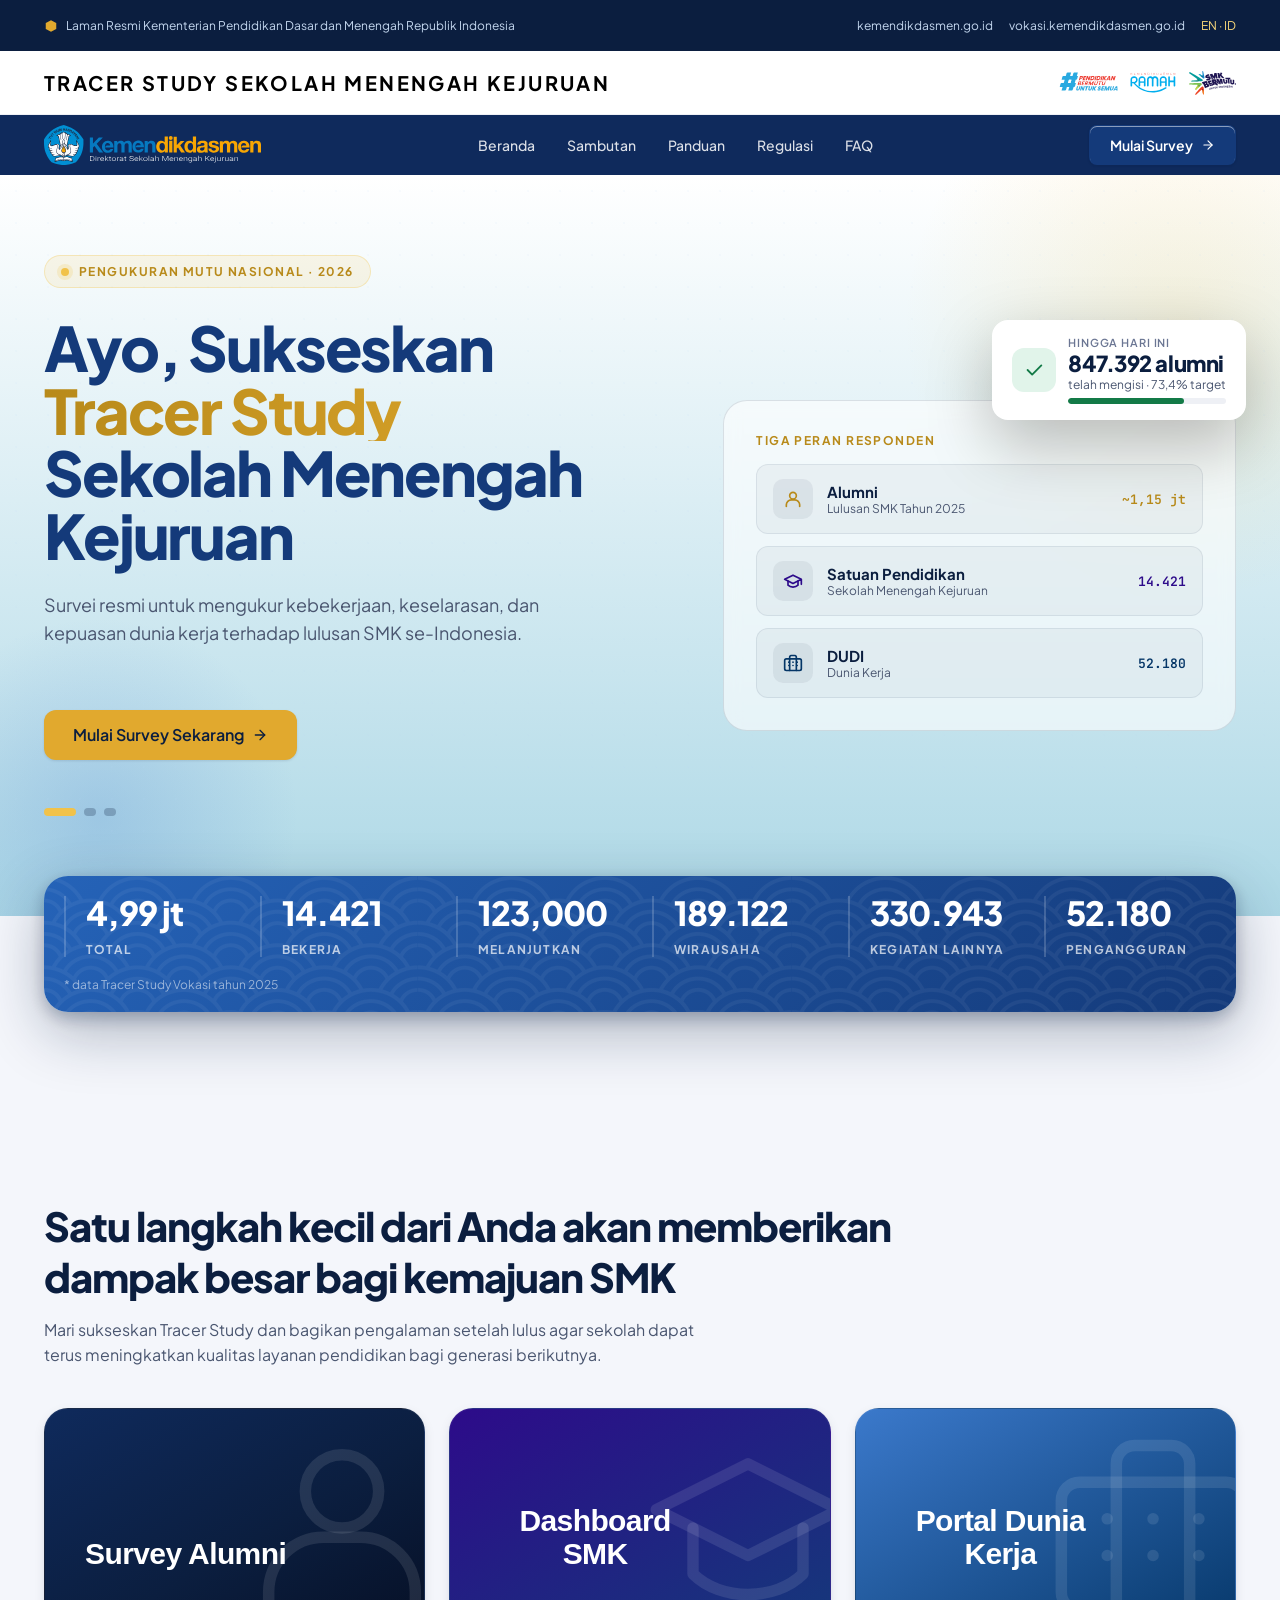
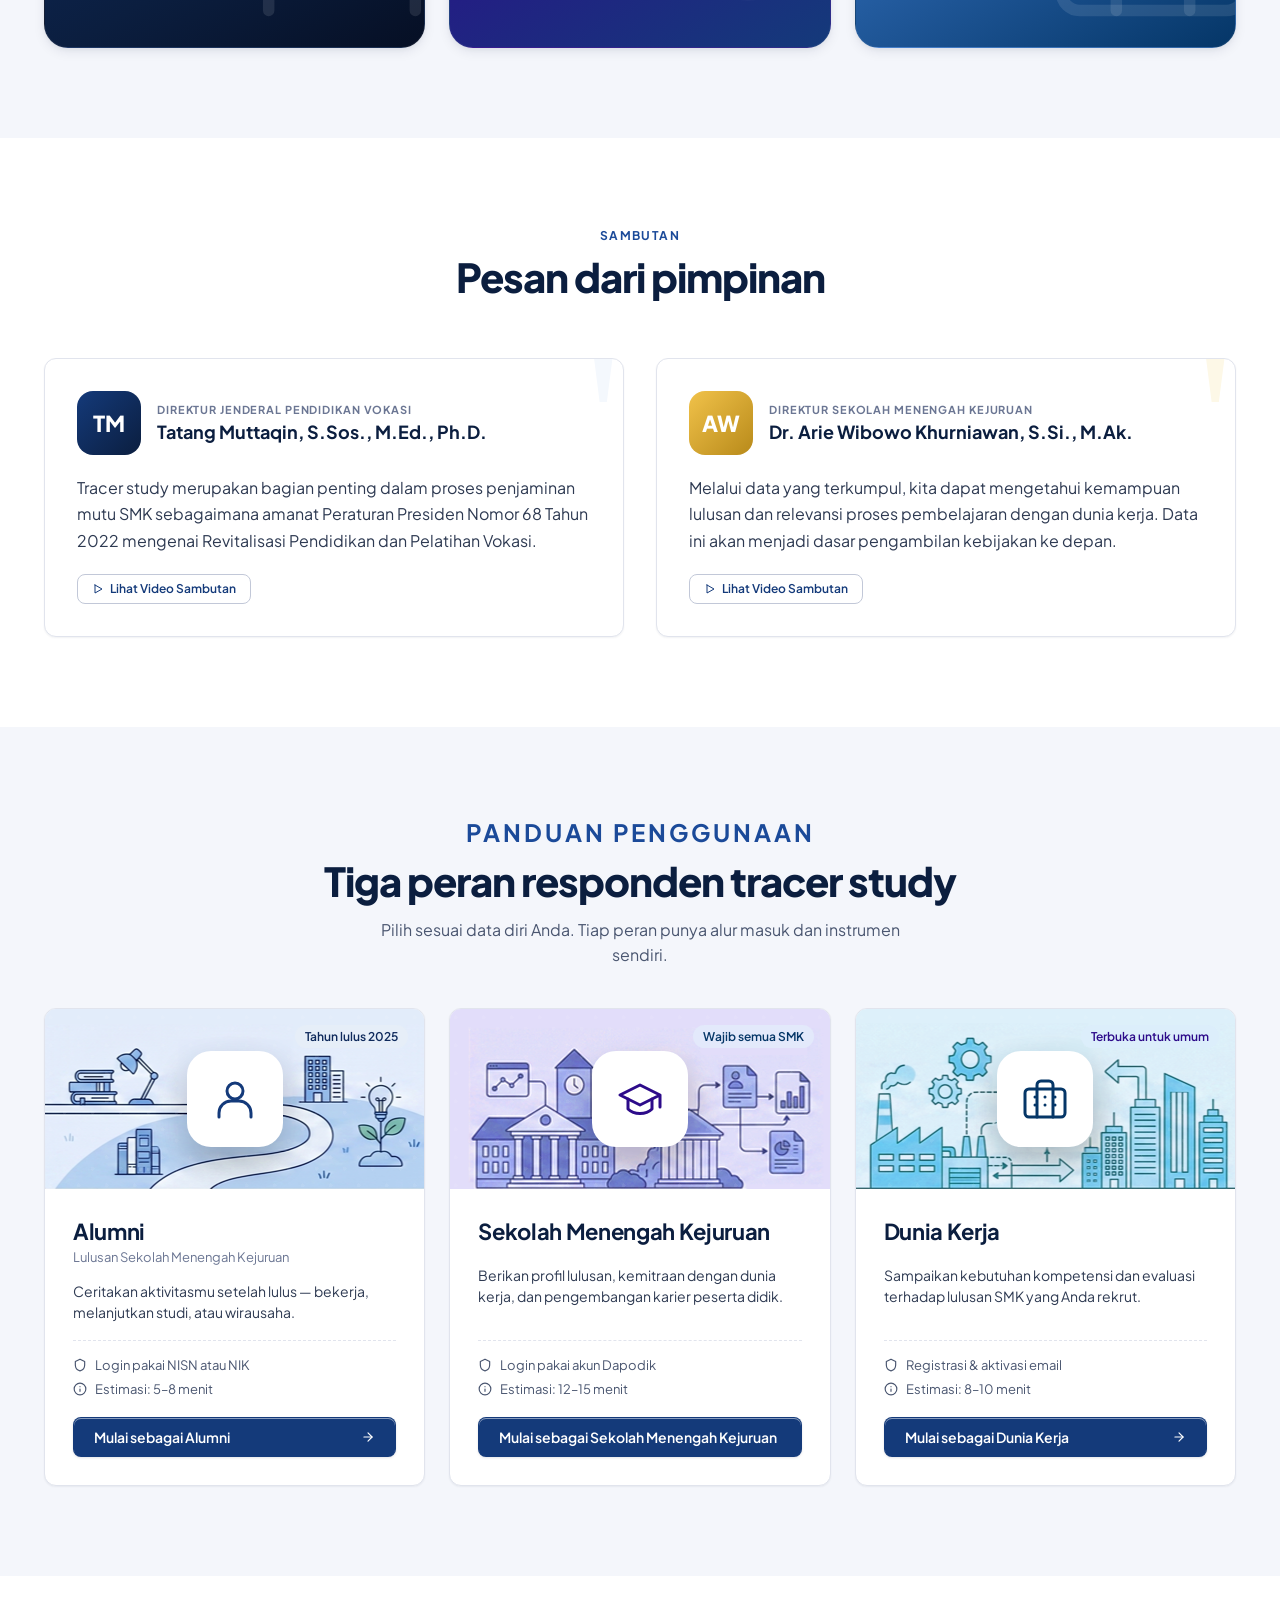
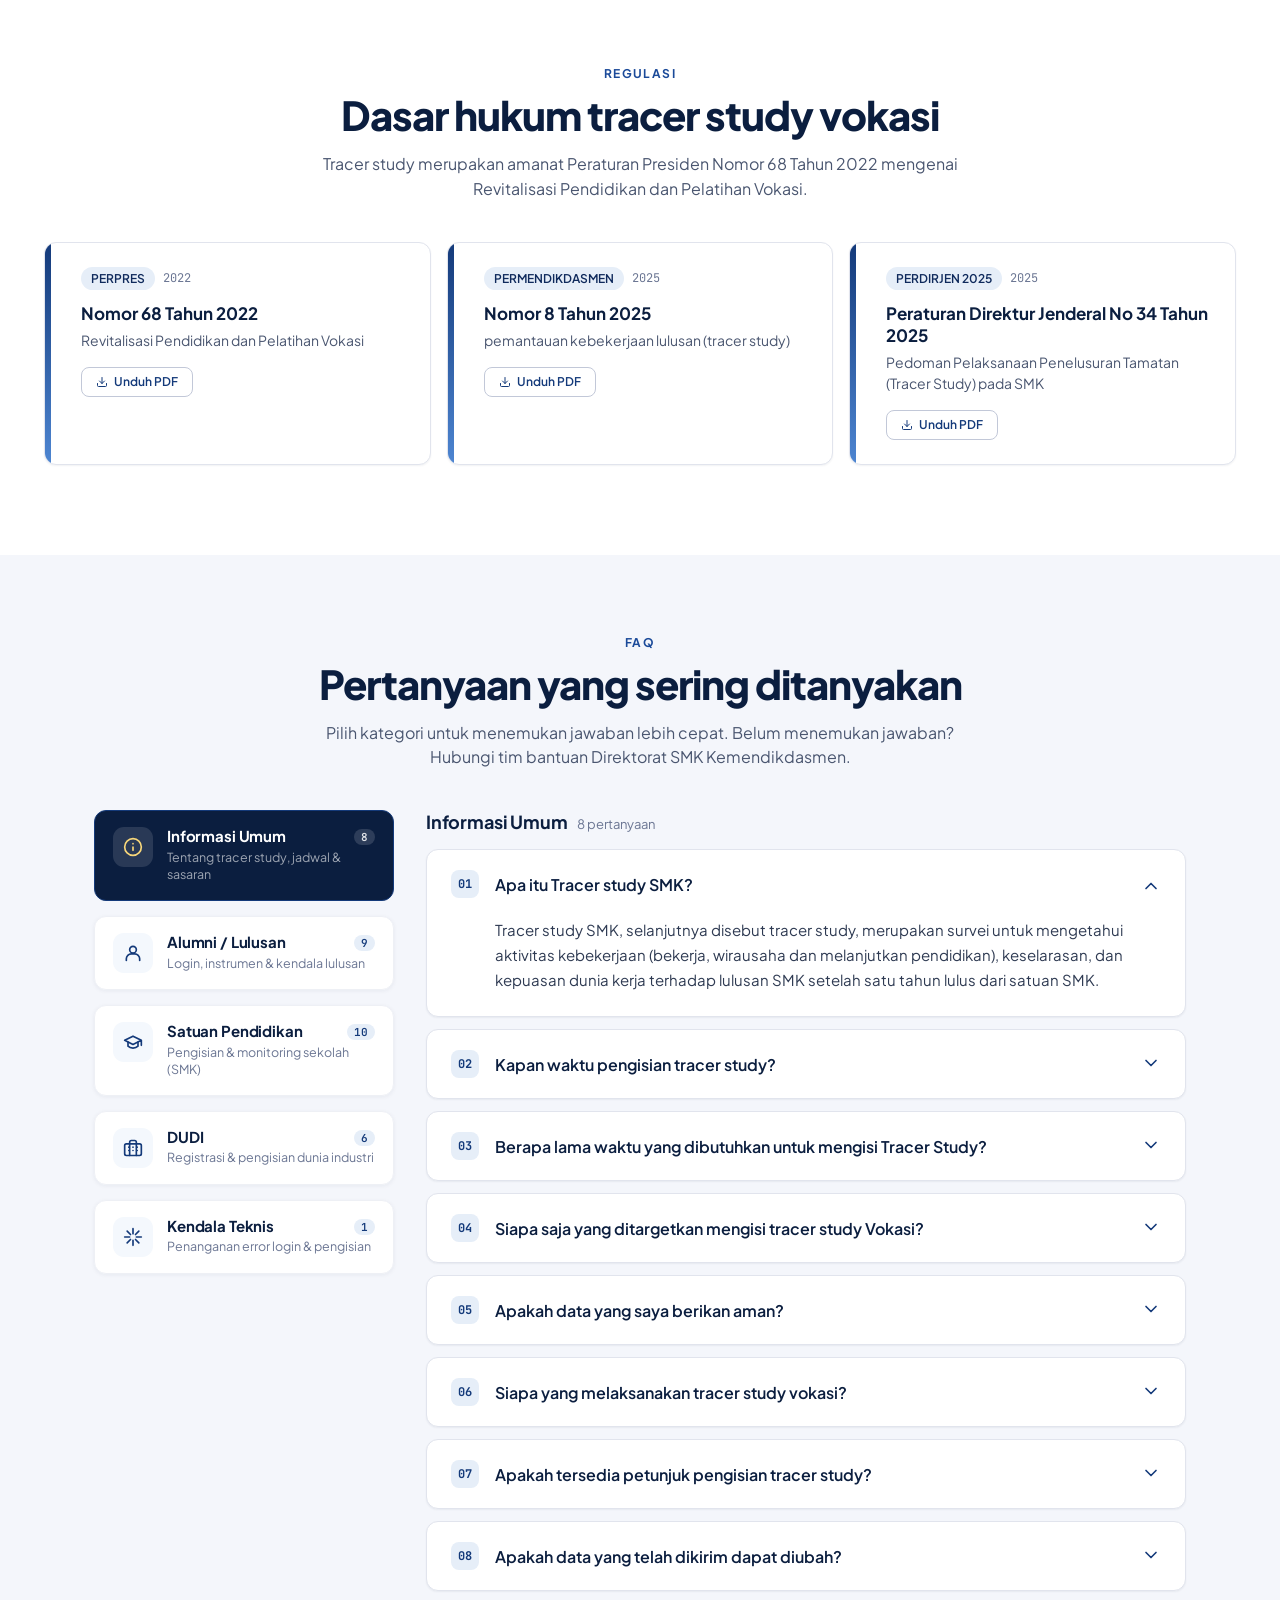
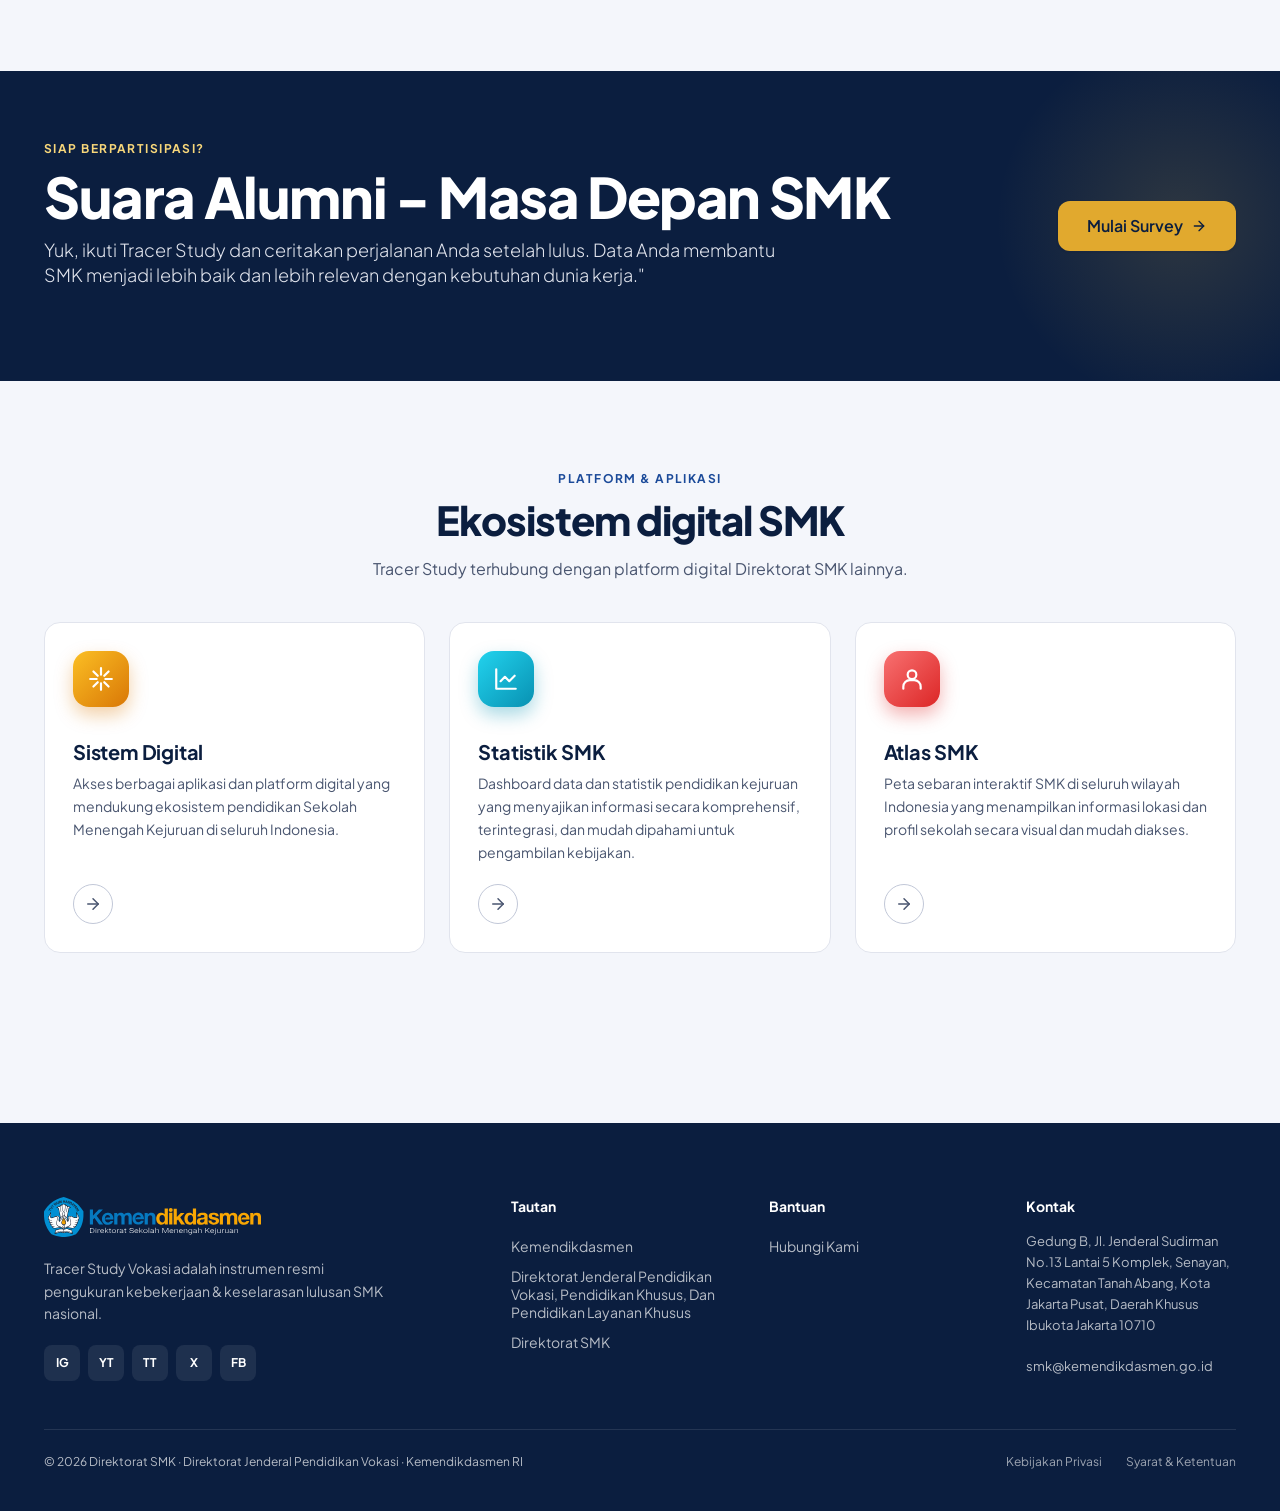
<file: index.html>
<!DOCTYPE html>
<html lang="id">
<head>
    <meta charset="utf-8" />
    <meta name="viewport" content="width=device-width, initial-scale=1" />
    <title>Tracer Vokasi 2026</title>
    <link rel="preconnect" href="https://fonts.googleapis.com" />
    <link rel="preconnect" href="https://fonts.gstatic.com" crossorigin />
    <link href="https://fonts.googleapis.com/css2?family=Plus+Jakarta+Sans:ital,wght@0,400;0,500;0,600;0,700;0,800;1,400&family=JetBrains+Mono:wght@400;600&display=swap" rel="stylesheet" />
    <link rel="stylesheet" href="assets/app-DkjnZOa_.css" />
    <script defer src="assets/app-BUM8Shmd.js"></script></head>
<body>
    

<div class="tv-gov-bar">
    <div class="tv-container" style="display:flex;justify-content:space-between;align-items:center">
        <div style="display:flex;align-items:center;gap:8px">
            <svg width="14" height="14" viewBox="0 0 24 24" fill="#E1A92E"><path d="M12 2L3 7v10l9 5 9-5V7l-9-5z"/></svg>
            <span>Laman Resmi Kementerian Pendidikan Dasar dan Menengah Republik Indonesia</span>
        </div>
        <div class="tv-gov-bar__links" style="display:flex;gap:16px">
            <a href="#" style="color:var(--tv-navy-200);text-decoration:none">kemendikdasmen.go.id</a>
            <a href="#" style="color:var(--tv-navy-200);text-decoration:none">vokasi.kemendikdasmen.go.id</a>
            <span style="color:var(--tv-gold-300)">EN · ID</span>
        </div>
    </div>
</div>


<div class="tv-topbar">
    <div class="tv-container" style="display:flex;justify-content:space-between;align-items:center">
        <span style="font-size:20px;font-weight:700;letter-spacing:0.12em;color:black;text-transform:uppercase">Tracer Study Sekolah Menengah Kejuruan</span>
        <img src="images/mutu ramah.svg" style="height:24px;width:auto" alt="Pendidikan Bermutu Ramah">
    </div>
</div>
<header x-data="{ sc: false }" @scroll.window="sc = window.scrollY > 30"
        :class="sc ? 'tv-header--scrolled' : ''"
        style="background:var(--tv-navy-800);position:sticky;top:0;z-index:50;height:var(--tv-header-h);transition:box-shadow 250ms">
    <div class="tv-container tv-header-inner" style="height:70%;display:flex;align-items:center;justify-content:space-between;row-gap:10px;column-gap:32px;">
        <a href="/" style="text-decoration:none"><div style="display:flex;align-items:center;gap:12px">
  <img src="images/logo-smk.svg" style="height:40px;width:auto" alt="SMK">
</div></a>
        <nav class="tv-header-nav" style="display:flex;gap:4px;align-items:center">
                        <a href="#home" onclick="event.preventDefault();document.getElementById('home')?.scrollIntoView({behavior:'smooth',block:'start'})"
               class="tv-nav-link">Beranda</a>
                        <a href="#sambutan" onclick="event.preventDefault();document.getElementById('sambutan')?.scrollIntoView({behavior:'smooth',block:'start'})"
               class="tv-nav-link">Sambutan</a>
                        <a href="#panduan" onclick="event.preventDefault();document.getElementById('panduan')?.scrollIntoView({behavior:'smooth',block:'start'})"
               class="tv-nav-link">Panduan</a>
                        <a href="#regulasi" onclick="event.preventDefault();document.getElementById('regulasi')?.scrollIntoView({behavior:'smooth',block:'start'})"
               class="tv-nav-link">Regulasi</a>
                        <a href="#faq" onclick="event.preventDefault();document.getElementById('faq')?.scrollIntoView({behavior:'smooth',block:'start'})"
               class="tv-nav-link">FAQ</a>
                    </nav>
        <div class="tv-hide-sm" style="display:flex;gap:10px;align-items:center">
            <a href="login.html" class="tv-btn tv-btn--primary">Mulai Survey <svg width="14" height="14" viewBox="0 0 24 24" fill="none" stroke="currentColor" stroke-width="2" stroke-linecap="round" stroke-linejoin="round"><path d="M5 12h14"/><path d="M12 5l7 7-7 7"/></svg></a>
        </div>
    </div>
</header>


<section id="home" style="position:relative;overflow:hidden;background:linear-gradient(rgb(255, 255, 255), rgb(173, 216, 230));color:var(--tv-navy-900);min-height:600px"
         x-data="heroData()" x-init="init()">
    <div style="position:absolute;right:-200px;top:-150px;width:600px;height:600px;border-radius:50%;background:radial-gradient(circle,var(--tv-gold-400) 0%,transparent 65%);opacity:0.18;pointer-events:none"></div>
    <div style="position:absolute;left:-100px;bottom:-100px;width:400px;height:400px;border-radius:50%;background:radial-gradient(circle,var(--tv-navy-400) 0%,transparent 70%);opacity:0.25;pointer-events:none"></div>
    <div style="position:absolute;inset:0;background-image:radial-gradient(circle at 50% 50%,rgba(186, 214, 243, 0.08) 1.5px,transparent 1.5px);background-size:32px 32px;pointer-events:none"></div>

    <div class="tv-hero-grid" style="position:relative;display:grid;gap:64px;align-items:center">
        
        <div>
            <div :style="vis ? 'opacity:1;transform:none;transition:opacity 500ms,transform 500ms' : 'opacity:0;transform:translateY(10px);transition:opacity 500ms,transform 500ms'">
                <div style="display:inline-flex;align-items:center;gap:10px;padding:8px 16px;background:rgba(241,194,74,0.12);border:1px solid rgba(241,194,74,0.3);border-radius:999px;font-size:12px;font-weight:700;letter-spacing:0.12em;color:var(--tv-gold-600);margin-bottom:28px">
                    <span style="width:8px;height:8px;border-radius:50%;background:var(--tv-gold-400);box-shadow:0 0 0 4px rgba(241,194,74,0.2)"></span>
                    <span x-text="slides[slide].eyebrow"></span>
                </div>
                <h1 style="font-size:clamp(38px,4.8vw,62px);font-weight:800;letter-spacing:-0.035em;line-height:1.02;margin:0;color:var(--tv-navy-900);height:auto;display:flex;flex-direction:column;justify-content:flex-start">
                    <span x-text="slides[slide].title" style="color:var(--tv-navy-700)"></span>
                    <span x-text="slides[slide].titleAccent" style="background:linear-gradient(90deg,var(--tv-gold-600),var(--tv-gold-500));-webkit-background-clip:text;-webkit-text-fill-color:transparent"></span>
                    <span x-text="slides[slide].subtitle" style="color:var(--tv-navy-700)"></span>
                </h1>
                <p x-text="slides[slide].desc" style="margin-top:24px;font-size:18px;line-height:1.55;color:var(--tv-ink-600);max-width:540px;height:4.65em;overflow:hidden;margin-bottom:0"></p>
            </div>

            <div style="display:flex;gap:12px;margin-top:36px;flex-wrap:wrap">
                <a href="login.html" class="tv-btn tv-btn--gold tv-btn--lg">Mulai Survey Sekarang <svg width="16" height="16" viewBox="0 0 24 24" fill="none" stroke="currentColor" stroke-width="2" stroke-linecap="round" stroke-linejoin="round"><path d="M5 12h14"/><path d="M12 5l7 7-7 7"/></svg></a>
                
            </div>

            <div style="margin-top:48px;display:flex;gap:8px">
                <template x-for="(_, i) in slides" :key="i">
                    <button @click="goTo(i)"
                            :style="`width:${i===slide?32:8}px;height:8px;border-radius:999px;background:${i===slide?'var(--tv-gold-400)':'rgba(11,30,63,0.25)'};border:0;cursor:pointer;transition:all 300ms`">
                    </button>
                </template>
            </div>
        </div>

        
        <div class="tv-hero-deco" style="position:relative">
            <div style="position:absolute;top:-20px;right:-10px;background:white;padding:16px 20px;border-radius:16px;box-shadow:0 24px 64px rgba(0,0,0,0.25);z-index:2;display:flex;align-items:center;gap:12px">
                <div style="width:44px;height:44px;border-radius:12px;background:var(--tv-success-bg);display:grid;place-items:center;color:var(--tv-success)">
                    <svg width="22" height="22" viewBox="0 0 24 24" fill="none" stroke="currentColor" stroke-width="2" stroke-linecap="round" stroke-linejoin="round"><path d="M5 12l5 5L20 7"/></svg>
                </div>
                <div>
                    <div style="font-size:11px;color:var(--tv-ink-500);font-weight:600;text-transform:uppercase;letter-spacing:0.08em">Hingga hari ini</div>
                    <div style="font-size:22px;font-weight:800;color:var(--tv-navy-900);letter-spacing:-0.02em">847.392 alumni</div>
                    <div style="font-size:12px;color:var(--tv-ink-600)">telah mengisi · 73,4% target</div>
                    <div style="margin-top:6px;width:100%;height:6px;border-radius:999px;background:var(--tv-ink-100);overflow:hidden">
                        <div style="width:73.4%;height:100%;border-radius:999px;background:var(--tv-success)"></div>
                    </div>
                </div>
            </div>

            <div style="background:rgba(255,255,255,0.6);backdrop-filter:blur(8px);border:1px solid rgba(11,30,63,0.12);border-radius:24px;padding:32px;position:relative;margin-top:60px">
                <div style="font-size:12px;font-weight:700;letter-spacing:0.12em;color:var(--tv-gold-600);text-transform:uppercase;margin-bottom:16px">Tiga peran responden</div>
                <div style="display:grid;gap:12px">
                                        <div style="display:flex;align-items:center;gap:14px;padding:14px 16px;background:rgba(11,30,63,0.04);border:1px solid rgba(11,30,63,0.08);border-radius:12px">
                        <div style="width:40px;height:40px;border-radius:10px;background:rgba(11,30,63,0.06);display:grid;place-items:center;color:var(--tv-gold-600)">
                            <svg width="20" height="20" viewBox="0 0 24 24" fill="none" stroke="currentColor" stroke-width="2" stroke-linecap="round" stroke-linejoin="round"><circle cx="12" cy="8" r="4"/><path d="M4 21v-2a6 6 0 0 1 6-6h4a6 6 0 0 1 6 6v2"/></svg>
                        </div>
                        <div style="flex:1">
                            <div style="font-weight:700;color:var(--tv-navy-900);font-size:15px">Alumni</div>
                            <div style="font-size:12px;color:var(--tv-ink-600)">Lulusan SMK Tahun 2025</div>
                        </div>
                        <div style="font-family:'JetBrains Mono',monospace;font-size:13px;color:var(--tv-gold-600);font-weight:600">~1,15 jt</div>
                    </div>
                                        <div style="display:flex;align-items:center;gap:14px;padding:14px 16px;background:rgba(11,30,63,0.04);border:1px solid rgba(11,30,63,0.08);border-radius:12px">
                        <div style="width:40px;height:40px;border-radius:10px;background:rgba(11,30,63,0.06);display:grid;place-items:center;color:var(--tv-skyblue-700)">
                            <svg width="20" height="20" viewBox="0 0 24 24" fill="none" stroke="currentColor" stroke-width="2" stroke-linecap="round" stroke-linejoin="round"><path d="M22 10v6M2 10l10-5 10 5-10 5z"/><path d="M6 12v5c3 3 9 3 12 0v-5"/></svg>
                        </div>
                        <div style="flex:1">
                            <div style="font-weight:700;color:var(--tv-navy-900);font-size:15px">Satuan Pendidikan</div>
                            <div style="font-size:12px;color:var(--tv-ink-600)">Sekolah Menengah Kejuruan</div>
                        </div>
                        <div style="font-family:'JetBrains Mono',monospace;font-size:13px;color:var(--tv-skyblue-700);font-weight:600">14.421</div>
                    </div>
                                        <div style="display:flex;align-items:center;gap:14px;padding:14px 16px;background:rgba(11,30,63,0.04);border:1px solid rgba(11,30,63,0.08);border-radius:12px">
                        <div style="width:40px;height:40px;border-radius:10px;background:rgba(11,30,63,0.06);display:grid;place-items:center;color:var(--tv-indigo-700)">
                            <svg width="20" height="20" viewBox="0 0 24 24" fill="none" stroke="currentColor" stroke-width="2" stroke-linecap="round" stroke-linejoin="round"><rect x="2" y="7" width="20" height="14" rx="2"/><path d="M16 21V5a2 2 0 0 0-2-2h-4a2 2 0 0 0-2 2v16"/><path d="M7 11h.01M7 15h.01M17 11h.01M17 15h.01M12 11h.01M12 15h.01"/></svg>
                        </div>
                        <div style="flex:1">
                            <div style="font-weight:700;color:var(--tv-navy-900);font-size:15px">DUDI</div>
                            <div style="font-size:12px;color:var(--tv-ink-600)">Dunia Kerja</div>
                        </div>
                        <div style="font-family:'JetBrains Mono',monospace;font-size:13px;color:var(--tv-indigo-700);font-weight:600">52.180</div>
                    </div>
                                    </div>
            </div>
        </div>
    </div>
</section>

<script>
function heroData() {
    return {
        slides: [
            { eyebrow: 'PENGUKURAN MUTU NASIONAL · 2026', title: 'Ayo, Sukseskan', titleAccent: 'Tracer Study', subtitle: 'Sekolah Menengah Kejuruan', desc: 'Survei resmi untuk mengukur kebekerjaan, keselarasan, dan kepuasan dunia kerja terhadap lulusan SMK se-Indonesia.' },
            { eyebrow: 'BERLANGSUNG · 1 JULI – 31 OKTOBER', title: 'Suaramu', titleAccent: 'Membentuk Arah', subtitle: 'Pengembangan SMK', desc: 'Sebagai lulusan, masukanmu menjadi bahan evaluasi pemerintah untuk perbaikan kualitas SMK di seluruh negeri.' },
            { eyebrow: '3 PERAN · SATU TUJUAN', title: 'Bersama Wujudkan', titleAccent: 'SMK Bermutu', subtitle: 'Untuk Indonesia', desc: 'Tiga pihak yang terlibat dalam tracer study: lulusan/alumni SMK, satuan pendidikan SMK, dan dunia kerja.' },
        ],
        slide: 0, vis: true, _timer: null,
        init() { this._timer = setInterval(() => this.next(), 6000); },
        next() { this.goTo((this.slide + 1) % this.slides.length); },
        goTo(i) { this.vis = false; setTimeout(() => { this.slide = i; this.vis = true; }, 40); },
    };
}
</script>


<section class="tv-section tv-stats-band" style="position:relative;z-index:1;padding-top:0">
    <div class="tv-container">
        
        <div class="tv-animate tv-seigaiha" style="border-radius:24px;padding:clamp(18px,3.5vw,20px);position:relative;overflow:hidden;box-shadow:0 20px 60px rgba(11, 30, 63, 0.3),0 6px 16px rgba(11, 30, 63, 0.26)">
            <div style="position:absolute;right:-120px;top:-120px;width:400px;height:400px;border-radius:50%;opacity:0.18;pointer-events:none"></div>
            <div style="position:relative;display:grid;grid-template-columns:repeat(auto-fit,minmax(150px,1fr));gap:24px">
                                <div class="tv-stat-item" style="padding-left:20px;border-left:2px solid rgba(255,255,255,0.18)">
                    <div class="tv-stat-value" style="font-size:clamp(26px,2.6vw,38px);font-weight:800;color:white;letter-spacing:-0.03em;line-height:1;white-space:nowrap">4,99 jt</div>
                    <div style="font-size:12px;font-weight:700;color:rgba(255,255,255,0.7);text-transform:uppercase;letter-spacing:0.1em;margin-top:12px">Total</div>
                </div>
                                <div class="tv-stat-item" style="padding-left:20px;border-left:2px solid rgba(255,255,255,0.18)">
                    <div class="tv-stat-value" style="font-size:clamp(26px,2.6vw,38px);font-weight:800;color:white;letter-spacing:-0.03em;line-height:1;white-space:nowrap">14.421</div>
                    <div style="font-size:12px;font-weight:700;color:rgba(255,255,255,0.7);text-transform:uppercase;letter-spacing:0.1em;margin-top:12px">Bekerja</div>
                </div>
                                <div class="tv-stat-item" style="padding-left:20px;border-left:2px solid rgba(255,255,255,0.18)">
                    <div class="tv-stat-value" style="font-size:clamp(26px,2.6vw,38px);font-weight:800;color:white;letter-spacing:-0.03em;line-height:1;white-space:nowrap">123,000</div>
                    <div style="font-size:12px;font-weight:700;color:rgba(255,255,255,0.7);text-transform:uppercase;letter-spacing:0.1em;margin-top:12px">Melanjutkan</div>
                </div>
                                <div class="tv-stat-item" style="padding-left:20px;border-left:2px solid rgba(255,255,255,0.18)">
                    <div class="tv-stat-value" style="font-size:clamp(26px,2.6vw,38px);font-weight:800;color:white;letter-spacing:-0.03em;line-height:1;white-space:nowrap">189.122</div>
                    <div style="font-size:12px;font-weight:700;color:rgba(255,255,255,0.7);text-transform:uppercase;letter-spacing:0.1em;margin-top:12px">Wirausaha</div>
                </div>
                                <div class="tv-stat-item" style="padding-left:20px;border-left:2px solid rgba(255,255,255,0.18)">
                    <div class="tv-stat-value" style="font-size:clamp(26px,2.6vw,38px);font-weight:800;color:white;letter-spacing:-0.03em;line-height:1;white-space:nowrap">330.943</div>
                    <div style="font-size:12px;font-weight:700;color:rgba(255,255,255,0.7);text-transform:uppercase;letter-spacing:0.1em;margin-top:12px">Kegiatan Lainnya</div>
                </div>
                                <div class="tv-stat-item" style="padding-left:20px;border-left:2px solid rgba(255,255,255,0.18)">
                    <div class="tv-stat-value" style="font-size:clamp(26px,2.6vw,38px);font-weight:800;color:white;letter-spacing:-0.03em;line-height:1;white-space:nowrap">52.180</div>
                    <div style="font-size:12px;font-weight:700;color:rgba(255,255,255,0.7);text-transform:uppercase;letter-spacing:0.1em;margin-top:12px">Pengangguran</div>
                </div>
                            </div>
            <div style="margin-top:20px; font-size:12px;color:rgba(255,255,255,0.55)">* data Tracer Study Vokasi tahun 2025</div>
            
        </div>
    </div>
</section>


<section class="tv-section">
    <div class="tv-container">
        <div class="tv-animate" style="margin-bottom:40px">
            
            <h2 class="tv-section-title">Satu langkah kecil dari Anda akan memberikan <br> dampak besar bagi kemajuan SMK</h2>
            <p style="font-size:16px;color:var(--tv-ink-600);line-height:1.55;max-width:650px">Mari sukseskan Tracer Study dan bagikan pengalaman setelah lulus agar sekolah dapat terus meningkatkan kualitas layanan pendidikan bagi generasi berikutnya.</p>
        </div>
        <div class="tv-animate tv-grid-3" style="display:grid;gap:24px">
            <button class="tv-feature" onclick="window.location='login.html?role=alumni'">
                <div class="tv-feature-icon"><svg width="220" height="220" viewBox="0 0 24 24" fill="none" stroke="currentColor" stroke-width="1.25" stroke-linecap="round" stroke-linejoin="round"><circle cx="12" cy="8" r="4"/><path d="M4 21v-2a6 6 0 0 1 6-6h4a6 6 0 0 1 6 6v2"/></svg></div>
                <h4 class="tv-feature-title">Survey Alumni</h4>
                <span class="tv-feature-link">Mulai mengisi <svg width="18" height="18" viewBox="0 0 24 24" fill="none" stroke="currentColor" stroke-width="2.5" stroke-linecap="round" stroke-linejoin="round"><path d="M5 12h14"/><path d="M12 5l7 7-7 7"/></svg></span>
            </button>
            <button class="tv-feature" style="background:linear-gradient(150deg,var(--tv-skyblue-700) 0%,#143A7A 100%)" onclick="window.location='login.html?role=sekolah'">
                <div class="tv-feature-icon"><svg width="220" height="220" viewBox="0 0 24 24" fill="none" stroke="currentColor" stroke-width="1.25" stroke-linecap="round" stroke-linejoin="round"><path d="M22 10v6M2 10l10-5 10 5-10 5z"/><path d="M6 12v5c3 3 9 3 12 0v-5"/></svg></div>
                <h4 class="tv-feature-title">Dashboard SMK</h4>
                <span class="tv-feature-link">Buka monitoring <svg width="18" height="18" viewBox="0 0 24 24" fill="none" stroke="currentColor" stroke-width="2.5" stroke-linecap="round" stroke-linejoin="round"><path d="M5 12h14"/><path d="M12 5l7 7-7 7"/></svg></span>
            </button>
            <button class="tv-feature" style="background:linear-gradient(150deg,var(--tv-indigo-500) 0%,var(--tv-indigo-700) 100%)" onclick="window.location='login.html?role=dudi'">
                <div class="tv-feature-icon"><svg width="220" height="220" viewBox="0 0 24 24" fill="none" stroke="currentColor" stroke-width="1.25" stroke-linecap="round" stroke-linejoin="round"><rect x="2" y="7" width="20" height="14" rx="2"/><path d="M16 21V5a2 2 0 0 0-2-2h-4a2 2 0 0 0-2 2v16"/><path d="M7 11h.01M7 15h.01M17 11h.01M17 15h.01M12 11h.01M12 15h.01"/></svg></div>
                <h4 class="tv-feature-title">Portal Dunia Kerja</h4>
                <span class="tv-feature-link">Daftarkan mitra <svg width="18" height="18" viewBox="0 0 24 24" fill="none" stroke="currentColor" stroke-width="2.5" stroke-linecap="round" stroke-linejoin="round"><path d="M5 12h14"/><path d="M12 5l7 7-7 7"/></svg></span>
            </button>
        </div>
    </div>
</section>


<section id="sambutan" class="tv-section tv-section--canvas" style="background: rgb(255, 255, 255);">
    <div class="tv-container">
        <div style="margin-bottom:40px;text-align:center">
            <div class="tv-eyebrow">Sambutan</div>
            <h2 class="tv-section-title" style="margin-bottom:0">Pesan dari pimpinan</h2>
        </div>
        <div class="tv-grid-2" style="display:grid;gap:32px;margin-top:56px">
                        <div class="tv-card" style="padding:32px;position:relative;overflow:hidden">
                <div style="position:absolute;right:-40px;top:-40px;font-size:200px;font-family:Georgia,serif;line-height:1;color:var(--tv-navy-50);user-select:none">"</div>
                <div style="position:relative">
                    <div style="display:flex;align-items:center;gap:16px;margin-bottom:20px">
                        <div style="width:64px;height:64px;border-radius:16px;background:linear-gradient(135deg,var(--tv-navy-700),var(--tv-navy-900));display:grid;place-items:center;color:white;font-size:22px;font-weight:800">TM</div>
                        <div>
                            <div style="font-size:11px;font-weight:700;color:var(--tv-ink-500);letter-spacing:0.08em">DIREKTUR JENDERAL PENDIDIKAN VOKASI</div>
                            <div style="font-size:18px;font-weight:700;color:var(--tv-navy-900);margin-top:4px">Tatang Muttaqin, S.Sos., M.Ed., Ph.D.</div>
                        </div>
                    </div>
                    <p style="font-size:16px;line-height:1.65;color:var(--tv-ink-700);margin:0">Tracer study merupakan bagian penting dalam proses penjaminan mutu SMK sebagaimana amanat Peraturan Presiden Nomor 68 Tahun 2022 mengenai Revitalisasi Pendidikan dan Pelatihan Vokasi.</p>
                    <a href="https://www.youtube.com/watch?v=CORNGeJkwB0" target="_blank" rel="noopener" class="tv-btn tv-btn--ghost tv-btn--sm" style="margin-top:20px;display:inline-flex;align-items:center;gap:6px">
                        <svg width="12" height="12" viewBox="0 0 24 24" fill="none" stroke="currentColor" stroke-width="2" stroke-linecap="round" stroke-linejoin="round"><polygon points="6 4 20 12 6 20 6 4"/></svg> Lihat Video Sambutan
                    </a>
                </div>
            </div>
                        <div class="tv-card" style="padding:32px;position:relative;overflow:hidden">
                <div style="position:absolute;right:-40px;top:-40px;font-size:200px;font-family:Georgia,serif;line-height:1;color:var(--tv-gold-50);user-select:none">"</div>
                <div style="position:relative">
                    <div style="display:flex;align-items:center;gap:16px;margin-bottom:20px">
                        <div style="width:64px;height:64px;border-radius:16px;background:linear-gradient(135deg,var(--tv-gold-400),var(--tv-gold-600));display:grid;place-items:center;color:white;font-size:22px;font-weight:800">AW</div>
                        <div>
                            <div style="font-size:11px;font-weight:700;color:var(--tv-ink-500);letter-spacing:0.08em">DIREKTUR SEKOLAH MENENGAH KEJURUAN</div>
                            <div style="font-size:18px;font-weight:700;color:var(--tv-navy-900);margin-top:4px">Dr. Arie Wibowo Khurniawan, S.Si., M.Ak.</div>
                        </div>
                    </div>
                    <p style="font-size:16px;line-height:1.65;color:var(--tv-ink-700);margin:0">Melalui data yang terkumpul, kita dapat mengetahui kemampuan lulusan dan relevansi proses pembelajaran dengan dunia kerja. Data ini akan menjadi dasar pengambilan kebijakan ke depan.</p>
                    <a href="https://www.youtube.com/watch?v=PySHGydVcrA" target="_blank" rel="noopener" class="tv-btn tv-btn--ghost tv-btn--sm" style="margin-top:20px;display:inline-flex;align-items:center;gap:6px">
                        <svg width="12" height="12" viewBox="0 0 24 24" fill="none" stroke="currentColor" stroke-width="2" stroke-linecap="round" stroke-linejoin="round"><polygon points="6 4 20 12 6 20 6 4"/></svg> Lihat Video Sambutan
                    </a>
                </div>
            </div>
                    </div>
    </div>
</section>


<section id="panduan" class="tv-section">
    <div class="tv-container">
        <div style="margin-bottom:40px;text-align:center">
            <div class="tv-eyebrow" style="font-size: var(--tv-text-xl)">Panduan Penggunaan</div>
            <h2 class="tv-section-title">Tiga peran responden tracer study</h2>
            <p style="font-size:16px;color:var(--tv-ink-600);line-height:1.55;max-width:560px;margin:0 auto">Pilih sesuai data diri Anda. Tiap peran punya alur masuk dan instrumen sendiri.</p>
        </div>
        <div class="tv-grid-3" style="display:grid;gap:24px">
                                    <div class="tv-card" style="padding:0;overflow:hidden;display:flex;flex-direction:column">
                <div style="height:180px;background-image:url(images/alumni.png);background-size:cover;background-position:center;position:relative;overflow:hidden;display:flex;align-items:center;justify-content:center">
                    <div style="position:absolute;inset:0;background:rgba(11, 30, 63, 0)"></div>
                    <div style="position:absolute;inset:0;background-image:radial-gradient(circle at 20% 30%,rgba(255,255,255,0.07) 2px,transparent 2px),radial-gradient(circle at 70% 70%,rgba(255,255,255,0.07) 2px,transparent 2px);background-size:28px 28px"></div>
                    <div style="width:96px;height:96px;border-radius:24px;background:white;box-shadow:0 16px 32px rgba(0,0,0,0.18);display:grid;place-items:center;color:var(--tv-navy-700);position:relative">
                        <svg width="48" height="48" viewBox="0 0 24 24" fill="none" stroke="currentColor" stroke-width="1.5" stroke-linecap="round" stroke-linejoin="round"><circle cx="12" cy="8" r="4"/><path d="M4 21v-2a6 6 0 0 1 6-6h4a6 6 0 0 1 6 6v2"/></svg>
                    </div>
                    <span class="tv-badge tv-badge--navy" style="position:absolute;top:16px;right:16px">Tahun lulus 2025</span>
                </div>
                <div style="padding:28px;flex:1;display:flex;flex-direction:column">
                    <div style="font-size:22px;font-weight:700;color:var(--tv-navy-900);letter-spacing:-0.015em">Alumni</div>
                    <div style="font-size:13px;color:var(--tv-ink-500);margin-top:4px">Lulusan Sekolah Menengah Kejuruan</div>
                    <p style="font-size:14px;line-height:1.55;color:var(--tv-ink-700);margin:16px 0">Ceritakan aktivitasmu setelah lulus — bekerja, melanjutkan studi, atau wirausaha.</p>
                    <div style="display:grid;gap:8px;font-size:13px;margin-top:auto;padding-top:16px;border-top:1px dashed var(--tv-ink-200)">
                        <div style="display:flex;align-items:center;gap:8px;color:var(--tv-ink-600)"><svg width="14" height="14" viewBox="0 0 24 24" fill="none" stroke="currentColor" stroke-width="2" stroke-linecap="round" stroke-linejoin="round"><path d="M12 2L4 6v6c0 5 3 9 8 10 5-1 8-5 8-10V6z"/></svg> Login pakai NISN atau NIK</div>
                        <div style="display:flex;align-items:center;gap:8px;color:var(--tv-ink-600)"><svg width="14" height="14" viewBox="0 0 24 24" fill="none" stroke="currentColor" stroke-width="2" stroke-linecap="round" stroke-linejoin="round"><circle cx="12" cy="12" r="10"/><path d="M12 16v-4M12 8h.01"/></svg> Estimasi: 5–8 menit</div>
                    </div>
                    <a href="login.html?role=alumni" class="tv-btn tv-btn--primary" style="margin-top:20px;justify-content:space-between">
                        <span>Mulai sebagai Alumni</span><svg width="14" height="14" viewBox="0 0 24 24" fill="none" stroke="currentColor" stroke-width="2" stroke-linecap="round" stroke-linejoin="round"><path d="M5 12h14"/><path d="M12 5l7 7-7 7"/></svg>
                    </a>
                </div>
            </div>
                                    <div class="tv-card" style="padding:0;overflow:hidden;display:flex;flex-direction:column">
                <div style="height:180px;background-image:url(images/satpen.png);background-size:cover;background-position:center;position:relative;overflow:hidden;display:flex;align-items:center;justify-content:center">
                    <div style="position:absolute;inset:0;background:rgba(11, 30, 63, 0)"></div>
                    <div style="position:absolute;inset:0;background-image:radial-gradient(circle at 20% 30%,rgba(255,255,255,0.07) 2px,transparent 2px),radial-gradient(circle at 70% 70%,rgba(255,255,255,0.07) 2px,transparent 2px);background-size:28px 28px"></div>
                    <div style="width:96px;height:96px;border-radius:24px;background:white;box-shadow:0 16px 32px rgba(0,0,0,0.18);display:grid;place-items:center;color:var(--tv-skyblue-700);position:relative">
                        <svg width="48" height="48" viewBox="0 0 24 24" fill="none" stroke="currentColor" stroke-width="1.5" stroke-linecap="round" stroke-linejoin="round"><path d="M22 10v6M2 10l10-5 10 5-10 5z"/><path d="M6 12v5c3 3 9 3 12 0v-5"/></svg>
                    </div>
                    <span class="tv-badge tv-badge--orange" style="position:absolute;top:16px;right:16px">Wajib semua SMK</span>
                </div>
                <div style="padding:28px;flex:1;display:flex;flex-direction:column">
                    <div style="font-size:22px;font-weight:700;color:var(--tv-navy-900);letter-spacing:-0.015em">Sekolah Menengah Kejuruan</div>
                    <div style="font-size:13px;color:var(--tv-ink-500);margin-top:4px"> </div>
                    <p style="font-size:14px;line-height:1.55;color:var(--tv-ink-700);margin:16px 0">Berikan profil lulusan, kemitraan dengan dunia kerja, dan pengembangan karier peserta didik.</p>
                    <div style="display:grid;gap:8px;font-size:13px;margin-top:auto;padding-top:16px;border-top:1px dashed var(--tv-ink-200)">
                        <div style="display:flex;align-items:center;gap:8px;color:var(--tv-ink-600)"><svg width="14" height="14" viewBox="0 0 24 24" fill="none" stroke="currentColor" stroke-width="2" stroke-linecap="round" stroke-linejoin="round"><path d="M12 2L4 6v6c0 5 3 9 8 10 5-1 8-5 8-10V6z"/></svg> Login pakai akun Dapodik</div>
                        <div style="display:flex;align-items:center;gap:8px;color:var(--tv-ink-600)"><svg width="14" height="14" viewBox="0 0 24 24" fill="none" stroke="currentColor" stroke-width="2" stroke-linecap="round" stroke-linejoin="round"><circle cx="12" cy="12" r="10"/><path d="M12 16v-4M12 8h.01"/></svg> Estimasi: 12–15 menit</div>
                    </div>
                    <a href="login.html?role=sekolah" class="tv-btn tv-btn--primary" style="margin-top:20px;justify-content:space-between">
                        <span>Mulai sebagai Sekolah Menengah Kejuruan</span><svg width="14" height="14" viewBox="0 0 24 24" fill="none" stroke="currentColor" stroke-width="2" stroke-linecap="round" stroke-linejoin="round"><path d="M5 12h14"/><path d="M12 5l7 7-7 7"/></svg>
                    </a>
                </div>
            </div>
                                    <div class="tv-card" style="padding:0;overflow:hidden;display:flex;flex-direction:column">
                <div style="height:180px;background-image:url(images/dudi.png);background-size:cover;background-position:center;position:relative;overflow:hidden;display:flex;align-items:center;justify-content:center">
                    <div style="position:absolute;inset:0;background:rgba(11, 30, 63, 0)"></div>
                    <div style="position:absolute;inset:0;background-image:radial-gradient(circle at 20% 30%,rgba(255,255,255,0.07) 2px,transparent 2px),radial-gradient(circle at 70% 70%,rgba(255,255,255,0.07) 2px,transparent 2px);background-size:28px 28px"></div>
                    <div style="width:96px;height:96px;border-radius:24px;background:white;box-shadow:0 16px 32px rgba(0,0,0,0.18);display:grid;place-items:center;color:var(--tv-indigo-700);position:relative">
                        <svg width="48" height="48" viewBox="0 0 24 24" fill="none" stroke="currentColor" stroke-width="1.5" stroke-linecap="round" stroke-linejoin="round"><rect x="2" y="7" width="20" height="14" rx="2"/><path d="M16 21V5a2 2 0 0 0-2-2h-4a2 2 0 0 0-2 2v16"/><path d="M7 11h.01M7 15h.01M17 11h.01M17 15h.01M12 11h.01M12 15h.01"/></svg>
                    </div>
                    <span class="tv-badge tv-badge--teal" style="position:absolute;top:16px;right:16px">Terbuka untuk umum</span>
                </div>
                <div style="padding:28px;flex:1;display:flex;flex-direction:column">
                    <div style="font-size:22px;font-weight:700;color:var(--tv-navy-900);letter-spacing:-0.015em">Dunia Kerja</div>
                    <div style="font-size:13px;color:var(--tv-ink-500);margin-top:4px"> </div>
                    <p style="font-size:14px;line-height:1.55;color:var(--tv-ink-700);margin:16px 0">Sampaikan kebutuhan kompetensi dan evaluasi terhadap lulusan SMK yang Anda rekrut.</p>
                    <div style="display:grid;gap:8px;font-size:13px;margin-top:auto;padding-top:16px;border-top:1px dashed var(--tv-ink-200)">
                        <div style="display:flex;align-items:center;gap:8px;color:var(--tv-ink-600)"><svg width="14" height="14" viewBox="0 0 24 24" fill="none" stroke="currentColor" stroke-width="2" stroke-linecap="round" stroke-linejoin="round"><path d="M12 2L4 6v6c0 5 3 9 8 10 5-1 8-5 8-10V6z"/></svg> Registrasi &amp; aktivasi email</div>
                        <div style="display:flex;align-items:center;gap:8px;color:var(--tv-ink-600)"><svg width="14" height="14" viewBox="0 0 24 24" fill="none" stroke="currentColor" stroke-width="2" stroke-linecap="round" stroke-linejoin="round"><circle cx="12" cy="12" r="10"/><path d="M12 16v-4M12 8h.01"/></svg> Estimasi: 8–10 menit</div>
                    </div>
                    <a href="login.html?role=dudi" class="tv-btn tv-btn--primary" style="margin-top:20px;justify-content:space-between">
                        <span>Mulai sebagai Dunia Kerja</span><svg width="14" height="14" viewBox="0 0 24 24" fill="none" stroke="currentColor" stroke-width="2" stroke-linecap="round" stroke-linejoin="round"><path d="M5 12h14"/><path d="M12 5l7 7-7 7"/></svg>
                    </a>
                </div>
            </div>
                    </div>
    </div>
</section>


<section id="regulasi" class="tv-section" style="background: rgb(255, 255, 255);">
    <div class="tv-container">
        <div class="tv-animate" style="margin-bottom:40px;text-align:center">
            <div class="tv-eyebrow">Regulasi</div>
            <h2 class="tv-section-title">Dasar hukum tracer study vokasi</h2>
            <p style="font-size:16px;color:var(--tv-ink-600);line-height:1.55;max-width:640px;margin:0 auto">Tracer study merupakan amanat Peraturan Presiden Nomor 68 Tahun 2022 mengenai Revitalisasi Pendidikan dan Pelatihan Vokasi.</p>
        </div>
        <div class="tv-animate tv-grid-3" style="display:grid;gap:16px;margin-top:24px">
                        <div class="tv-card" style="padding:24px;position:relative;overflow:hidden">
                <div style="position:absolute;left:0;top:0;bottom:0;width:6px;background:linear-gradient(180deg,var(--tv-navy-700),var(--tv-navy-400))"></div>
                <div style="padding-left:12px">
                    <div style="display:flex;align-items:center;gap:8px;margin-bottom:12px">
                        <span class="tv-badge tv-badge--navy">PERPRES</span>
                        <span style="font-family:'JetBrains Mono',monospace;font-size:12px;color:var(--tv-ink-500)">2022</span>
                    </div>
                    <div style="font-weight:700;color:var(--tv-navy-900);font-size:17px;margin-bottom:6px">Nomor 68 Tahun 2022</div>
                    <div style="font-size:14px;color:var(--tv-ink-600);line-height:1.5">Revitalisasi Pendidikan dan Pelatihan Vokasi</div>
                    <a href="https://tracervokasi.kemendikdasmen.go.id/dokumen/PerpresNomor68Tahun2022.pdf" target="_blank" rel="noopener" class="tv-btn tv-btn--ghost tv-btn--sm" style="margin-top:16px;display:inline-flex;align-items:center;gap:6px">
                        <svg width="12" height="12" viewBox="0 0 24 24" fill="none" stroke="currentColor" stroke-width="2" stroke-linecap="round" stroke-linejoin="round"><path d="M21 15v4a2 2 0 0 1-2 2H5a2 2 0 0 1-2-2v-4"/><polyline points="7 10 12 15 17 10"/><line x1="12" y1="15" x2="12" y2="3"/></svg> Unduh PDF
                    </a>
                </div>
            </div>
                        <div class="tv-card" style="padding:24px;position:relative;overflow:hidden">
                <div style="position:absolute;left:0;top:0;bottom:0;width:6px;background:linear-gradient(180deg,var(--tv-navy-700),var(--tv-navy-400))"></div>
                <div style="padding-left:12px">
                    <div style="display:flex;align-items:center;gap:8px;margin-bottom:12px">
                        <span class="tv-badge tv-badge--navy">PERMENDIKDASMEN</span>
                        <span style="font-family:'JetBrains Mono',monospace;font-size:12px;color:var(--tv-ink-500)">2025</span>
                    </div>
                    <div style="font-weight:700;color:var(--tv-navy-900);font-size:17px;margin-bottom:6px">Nomor 8 Tahun 2025</div>
                    <div style="font-size:14px;color:var(--tv-ink-600);line-height:1.5">pemantauan kebekerjaan lulusan (tracer study)</div>
                    <a href="https://tracervokasi.kemendikdasmen.go.id/dokumen/PERMENDIKDASMENBOSNo8Tahun2025.pdf" target="_blank" rel="noopener" class="tv-btn tv-btn--ghost tv-btn--sm" style="margin-top:16px;display:inline-flex;align-items:center;gap:6px">
                        <svg width="12" height="12" viewBox="0 0 24 24" fill="none" stroke="currentColor" stroke-width="2" stroke-linecap="round" stroke-linejoin="round"><path d="M21 15v4a2 2 0 0 1-2 2H5a2 2 0 0 1-2-2v-4"/><polyline points="7 10 12 15 17 10"/><line x1="12" y1="15" x2="12" y2="3"/></svg> Unduh PDF
                    </a>
                </div>
            </div>
                        <div class="tv-card" style="padding:24px;position:relative;overflow:hidden">
                <div style="position:absolute;left:0;top:0;bottom:0;width:6px;background:linear-gradient(180deg,var(--tv-navy-700),var(--tv-navy-400))"></div>
                <div style="padding-left:12px">
                    <div style="display:flex;align-items:center;gap:8px;margin-bottom:12px">
                        <span class="tv-badge tv-badge--navy">PERDIRJEN 2025</span>
                        <span style="font-family:'JetBrains Mono',monospace;font-size:12px;color:var(--tv-ink-500)">2025</span>
                    </div>
                    <div style="font-weight:700;color:var(--tv-navy-900);font-size:17px;margin-bottom:6px">Peraturan Direktur Jenderal No 34 Tahun 2025</div>
                    <div style="font-size:14px;color:var(--tv-ink-600);line-height:1.5">Pedoman Pelaksanaan Penelusuran Tamatan (Tracer Study) pada SMK</div>
                    <a href="https://tracervokasi.kemendikdasmen.go.id/dokumen/PerDirjenNo24Thn2023ttgPedomanPelaksanaanTrecerStudySMK.pdf" target="_blank" rel="noopener" class="tv-btn tv-btn--ghost tv-btn--sm" style="margin-top:16px;display:inline-flex;align-items:center;gap:6px">
                        <svg width="12" height="12" viewBox="0 0 24 24" fill="none" stroke="currentColor" stroke-width="2" stroke-linecap="round" stroke-linejoin="round"><path d="M21 15v4a2 2 0 0 1-2 2H5a2 2 0 0 1-2-2v-4"/><polyline points="7 10 12 15 17 10"/><line x1="12" y1="15" x2="12" y2="3"/></svg> Unduh PDF
                    </a>
                </div>
            </div>
                    </div>
    </div>
</section>


<section id="faq" class="tv-section tv-section--canvas" x-data="{ cat: 0, open: '0-0' }">
    <div style="max-width:1140px;margin:0 auto;padding:0 24px">
        <div class="tv-animate" style="margin-bottom:40px;text-align:center">
            <div class="tv-eyebrow">FAQ</div>
            <h2 class="tv-section-title">Pertanyaan yang sering ditanyakan</h2>
            <p style="font-size:16px;color:var(--tv-ink-600);line-height:1.55;max-width:640px;margin:0 auto">Pilih kategori untuk menemukan jawaban lebih cepat. Belum menemukan jawaban? Hubungi tim bantuan Direktorat SMK Kemendikdasmen.</p>
        </div>

        <div class="tv-faq-grid" style="display:grid;gap:32px;align-items:start">
            
            <div class="tv-faq-sidebar" style="display:grid;gap:15px;position:sticky;top:88px">
                                                <button class="tv-faq-cat"
                        :class="cat === 0 ? 'tv-faq-cat--active' : ''"
                        @click="cat = 0; open = '0-0'">
                    <div class="tv-faq-cat__icon"><svg width="20" height="20" viewBox="0 0 24 24" fill="none" stroke="currentColor" stroke-width="2" stroke-linecap="round" stroke-linejoin="round"><circle cx="12" cy="12" r="10"/><path d="M12 16v-4M12 8h.01"/></svg></div>
                    <div class="tv-faq-cat__body">
                        <div class="tv-faq-cat__row">
                            <span class="tv-faq-cat__label">Informasi Umum</span>
                            <span class="tv-faq-cat__badge">8</span>
                        </div>
                        <div class="tv-faq-cat__desc">Tentang tracer study, jadwal &amp; sasaran</div>
                    </div>
                </button>
                                                <button class="tv-faq-cat"
                        :class="cat === 1 ? 'tv-faq-cat--active' : ''"
                        @click="cat = 1; open = '1-0'">
                    <div class="tv-faq-cat__icon"><svg width="20" height="20" viewBox="0 0 24 24" fill="none" stroke="currentColor" stroke-width="2" stroke-linecap="round" stroke-linejoin="round"><circle cx="12" cy="8" r="4"/><path d="M4 21v-2a6 6 0 0 1 6-6h4a6 6 0 0 1 6 6v2"/></svg></div>
                    <div class="tv-faq-cat__body">
                        <div class="tv-faq-cat__row">
                            <span class="tv-faq-cat__label">Alumni / Lulusan</span>
                            <span class="tv-faq-cat__badge">9</span>
                        </div>
                        <div class="tv-faq-cat__desc">Login, instrumen &amp; kendala lulusan</div>
                    </div>
                </button>
                                                <button class="tv-faq-cat"
                        :class="cat === 2 ? 'tv-faq-cat--active' : ''"
                        @click="cat = 2; open = '2-0'">
                    <div class="tv-faq-cat__icon"><svg width="20" height="20" viewBox="0 0 24 24" fill="none" stroke="currentColor" stroke-width="2" stroke-linecap="round" stroke-linejoin="round"><path d="M22 10v6M2 10l10-5 10 5-10 5z"/><path d="M6 12v5c3 3 9 3 12 0v-5"/></svg></div>
                    <div class="tv-faq-cat__body">
                        <div class="tv-faq-cat__row">
                            <span class="tv-faq-cat__label">Satuan Pendidikan</span>
                            <span class="tv-faq-cat__badge">10</span>
                        </div>
                        <div class="tv-faq-cat__desc">Pengisian &amp; monitoring sekolah (SMK)</div>
                    </div>
                </button>
                                                <button class="tv-faq-cat"
                        :class="cat === 3 ? 'tv-faq-cat--active' : ''"
                        @click="cat = 3; open = '3-0'">
                    <div class="tv-faq-cat__icon"><svg width="20" height="20" viewBox="0 0 24 24" fill="none" stroke="currentColor" stroke-width="2" stroke-linecap="round" stroke-linejoin="round"><rect x="2" y="7" width="20" height="14" rx="2"/><path d="M16 21V5a2 2 0 0 0-2-2h-4a2 2 0 0 0-2 2v16"/><path d="M7 11h.01M7 15h.01M17 11h.01M17 15h.01M12 11h.01M12 15h.01"/></svg></div>
                    <div class="tv-faq-cat__body">
                        <div class="tv-faq-cat__row">
                            <span class="tv-faq-cat__label">DUDI</span>
                            <span class="tv-faq-cat__badge">6</span>
                        </div>
                        <div class="tv-faq-cat__desc">Registrasi &amp; pengisian dunia industri</div>
                    </div>
                </button>
                                                <button class="tv-faq-cat"
                        :class="cat === 4 ? 'tv-faq-cat--active' : ''"
                        @click="cat = 4; open = '4-0'">
                    <div class="tv-faq-cat__icon"><svg width="20" height="20" viewBox="0 0 24 24" fill="none" stroke="currentColor" stroke-width="2" stroke-linecap="round" stroke-linejoin="round"><path d="M12 2v6M12 16v6M2 12h6M16 12h6M5 5l4 4M15 15l4 4M5 19l4-4M15 9l4-4"/></svg></div>
                    <div class="tv-faq-cat__body">
                        <div class="tv-faq-cat__row">
                            <span class="tv-faq-cat__label">Kendala Teknis</span>
                            <span class="tv-faq-cat__badge">1</span>
                        </div>
                        <div class="tv-faq-cat__desc">Penanganan error login &amp; pengisian</div>
                    </div>
                </button>
                            </div>

            
            <div>
                                <div x-show="cat === 0" x-transition.opacity.duration.150ms>
                    <div style="display:flex;align-items:baseline;gap:10px;margin-bottom:16px">
                        <span style="font-size:18px;font-weight:700;color:var(--tv-navy-900);letter-spacing:-0.01em">Informasi Umum</span>
                        <span style="font-size:13px;color:var(--tv-ink-500)">8 pertanyaan</span>
                    </div>
                    <div style="display:grid;gap:12px">
                                                                        <div class="tv-card" style="padding:0;overflow:hidden">
                            <button style="width:100%;padding:20px 24px;border:0;background:transparent;cursor:pointer;display:flex;align-items:center;justify-content:space-between;gap:16px;text-align:left;font-family:inherit"
                                    @click="open = open === '0-0' ? '' : '0-0'">
                                <div style="display:flex;align-items:center;gap:16px">
                                    <div style="width:28px;height:28px;border-radius:8px;font-family:'JetBrains Mono',monospace;background:var(--tv-navy-100);color:var(--tv-navy-700);display:grid;place-items:center;font-size:12px;font-weight:700;flex-shrink:0">01</div>
                                    <span style="font-size:16px;font-weight:600;color:var(--tv-navy-900)">Apa itu Tracer study SMK?</span>
                                </div>
                                <div style="color:var(--tv-navy-700);flex-shrink:0;transition:transform 200ms"
                                     :style="{ transform: open === '0-0' ? 'rotate(180deg)' : 'none' }">
                                    <svg width="20" height="20" viewBox="0 0 24 24" fill="none" stroke="currentColor" stroke-width="2" stroke-linecap="round" stroke-linejoin="round"><path d="M6 9l6 6 6-6"/></svg>
                                </div>
                            </button>
                            <div x-show="open === '0-0'" x-transition.opacity.duration.200ms style="padding:0 24px 24px 68px;font-size:15px;line-height:1.65;color:var(--tv-ink-700)">
                                Tracer study SMK, selanjutnya disebut tracer study, merupakan survei untuk mengetahui aktivitas kebekerjaan (bekerja, wirausaha dan melanjutkan pendidikan), keselarasan, dan kepuasan dunia kerja terhadap lulusan SMK setelah satu tahun lulus dari satuan SMK.
                            </div>
                        </div>
                                                                        <div class="tv-card" style="padding:0;overflow:hidden">
                            <button style="width:100%;padding:20px 24px;border:0;background:transparent;cursor:pointer;display:flex;align-items:center;justify-content:space-between;gap:16px;text-align:left;font-family:inherit"
                                    @click="open = open === '0-1' ? '' : '0-1'">
                                <div style="display:flex;align-items:center;gap:16px">
                                    <div style="width:28px;height:28px;border-radius:8px;font-family:'JetBrains Mono',monospace;background:var(--tv-navy-100);color:var(--tv-navy-700);display:grid;place-items:center;font-size:12px;font-weight:700;flex-shrink:0">02</div>
                                    <span style="font-size:16px;font-weight:600;color:var(--tv-navy-900)">Kapan waktu pengisian tracer study?</span>
                                </div>
                                <div style="color:var(--tv-navy-700);flex-shrink:0;transition:transform 200ms"
                                     :style="{ transform: open === '0-1' ? 'rotate(180deg)' : 'none' }">
                                    <svg width="20" height="20" viewBox="0 0 24 24" fill="none" stroke="currentColor" stroke-width="2" stroke-linecap="round" stroke-linejoin="round"><path d="M6 9l6 6 6-6"/></svg>
                                </div>
                            </button>
                            <div x-show="open === '0-1'" x-transition.opacity.duration.200ms style="padding:0 24px 24px 68px;font-size:15px;line-height:1.65;color:var(--tv-ink-700)">
                                Waktu pengisian tracer study adalah mulai 5 September hingga 31 Oktober.
                            </div>
                        </div>
                                                                        <div class="tv-card" style="padding:0;overflow:hidden">
                            <button style="width:100%;padding:20px 24px;border:0;background:transparent;cursor:pointer;display:flex;align-items:center;justify-content:space-between;gap:16px;text-align:left;font-family:inherit"
                                    @click="open = open === '0-2' ? '' : '0-2'">
                                <div style="display:flex;align-items:center;gap:16px">
                                    <div style="width:28px;height:28px;border-radius:8px;font-family:'JetBrains Mono',monospace;background:var(--tv-navy-100);color:var(--tv-navy-700);display:grid;place-items:center;font-size:12px;font-weight:700;flex-shrink:0">03</div>
                                    <span style="font-size:16px;font-weight:600;color:var(--tv-navy-900)">Berapa lama waktu yang dibutuhkan untuk mengisi Tracer Study?</span>
                                </div>
                                <div style="color:var(--tv-navy-700);flex-shrink:0;transition:transform 200ms"
                                     :style="{ transform: open === '0-2' ? 'rotate(180deg)' : 'none' }">
                                    <svg width="20" height="20" viewBox="0 0 24 24" fill="none" stroke="currentColor" stroke-width="2" stroke-linecap="round" stroke-linejoin="round"><path d="M6 9l6 6 6-6"/></svg>
                                </div>
                            </button>
                            <div x-show="open === '0-2'" x-transition.opacity.duration.200ms style="padding:0 24px 24px 68px;font-size:15px;line-height:1.65;color:var(--tv-ink-700)">
                                Tidak lama, hanya butuh waktu beberapa menit saja untuk menyelesaikan pertanyaan-pertanyaan dalam tracer study.
                            </div>
                        </div>
                                                                        <div class="tv-card" style="padding:0;overflow:hidden">
                            <button style="width:100%;padding:20px 24px;border:0;background:transparent;cursor:pointer;display:flex;align-items:center;justify-content:space-between;gap:16px;text-align:left;font-family:inherit"
                                    @click="open = open === '0-3' ? '' : '0-3'">
                                <div style="display:flex;align-items:center;gap:16px">
                                    <div style="width:28px;height:28px;border-radius:8px;font-family:'JetBrains Mono',monospace;background:var(--tv-navy-100);color:var(--tv-navy-700);display:grid;place-items:center;font-size:12px;font-weight:700;flex-shrink:0">04</div>
                                    <span style="font-size:16px;font-weight:600;color:var(--tv-navy-900)">Siapa saja yang ditargetkan mengisi tracer study Vokasi?</span>
                                </div>
                                <div style="color:var(--tv-navy-700);flex-shrink:0;transition:transform 200ms"
                                     :style="{ transform: open === '0-3' ? 'rotate(180deg)' : 'none' }">
                                    <svg width="20" height="20" viewBox="0 0 24 24" fill="none" stroke="currentColor" stroke-width="2" stroke-linecap="round" stroke-linejoin="round"><path d="M6 9l6 6 6-6"/></svg>
                                </div>
                            </button>
                            <div x-show="open === '0-3'" x-transition.opacity.duration.200ms style="padding:0 24px 24px 68px;font-size:15px;line-height:1.65;color:var(--tv-ink-700)">
                                <p style="margin:0 0 14px">Ada 3 (tiga) pihak yang menjadi sasaran tracer study vokasi:</p><ol style="margin:0;padding-left:24px;display:grid;gap:10px"><li style="padding-left:4px">Lulusan institusi Sekolah Menengah Kejuruan</li><li style="padding-left:4px">Sekolah Menengah Kejuruan</li><li style="padding-left:4px">Dunia kerja (dunia usaha dunia industri), selanjutnya disebut DUDI.</li></ol>
                            </div>
                        </div>
                                                                        <div class="tv-card" style="padding:0;overflow:hidden">
                            <button style="width:100%;padding:20px 24px;border:0;background:transparent;cursor:pointer;display:flex;align-items:center;justify-content:space-between;gap:16px;text-align:left;font-family:inherit"
                                    @click="open = open === '0-4' ? '' : '0-4'">
                                <div style="display:flex;align-items:center;gap:16px">
                                    <div style="width:28px;height:28px;border-radius:8px;font-family:'JetBrains Mono',monospace;background:var(--tv-navy-100);color:var(--tv-navy-700);display:grid;place-items:center;font-size:12px;font-weight:700;flex-shrink:0">05</div>
                                    <span style="font-size:16px;font-weight:600;color:var(--tv-navy-900)">Apakah data yang saya berikan aman?</span>
                                </div>
                                <div style="color:var(--tv-navy-700);flex-shrink:0;transition:transform 200ms"
                                     :style="{ transform: open === '0-4' ? 'rotate(180deg)' : 'none' }">
                                    <svg width="20" height="20" viewBox="0 0 24 24" fill="none" stroke="currentColor" stroke-width="2" stroke-linecap="round" stroke-linejoin="round"><path d="M6 9l6 6 6-6"/></svg>
                                </div>
                            </button>
                            <div x-show="open === '0-4'" x-transition.opacity.duration.200ms style="padding:0 24px 24px 68px;font-size:15px;line-height:1.65;color:var(--tv-ink-700)">
                                Jangan khawatir, setiap jawaban dalam tracer study tidak akan dipublikasikan, dan data/informasi yang diberikan akan dijaga aman sesuai dengan undang-undang perlindungan data.
                            </div>
                        </div>
                                                                        <div class="tv-card" style="padding:0;overflow:hidden">
                            <button style="width:100%;padding:20px 24px;border:0;background:transparent;cursor:pointer;display:flex;align-items:center;justify-content:space-between;gap:16px;text-align:left;font-family:inherit"
                                    @click="open = open === '0-5' ? '' : '0-5'">
                                <div style="display:flex;align-items:center;gap:16px">
                                    <div style="width:28px;height:28px;border-radius:8px;font-family:'JetBrains Mono',monospace;background:var(--tv-navy-100);color:var(--tv-navy-700);display:grid;place-items:center;font-size:12px;font-weight:700;flex-shrink:0">06</div>
                                    <span style="font-size:16px;font-weight:600;color:var(--tv-navy-900)">Siapa yang melaksanakan tracer study vokasi?</span>
                                </div>
                                <div style="color:var(--tv-navy-700);flex-shrink:0;transition:transform 200ms"
                                     :style="{ transform: open === '0-5' ? 'rotate(180deg)' : 'none' }">
                                    <svg width="20" height="20" viewBox="0 0 24 24" fill="none" stroke="currentColor" stroke-width="2" stroke-linecap="round" stroke-linejoin="round"><path d="M6 9l6 6 6-6"/></svg>
                                </div>
                            </button>
                            <div x-show="open === '0-5'" x-transition.opacity.duration.200ms style="padding:0 24px 24px 68px;font-size:15px;line-height:1.65;color:var(--tv-ink-700)">
                                Tracer study vokasi difokuskan pada SMK. Untuk itu, setiap satuan pendidikan SMK wajib mengoptimalkan sumber daya yang dimilikinya untuk melakukan sosialisasi dan pendampingan tracer study kepada setiap lulusannya, khususnya lulusan tahun lalu.
                            </div>
                        </div>
                                                                        <div class="tv-card" style="padding:0;overflow:hidden">
                            <button style="width:100%;padding:20px 24px;border:0;background:transparent;cursor:pointer;display:flex;align-items:center;justify-content:space-between;gap:16px;text-align:left;font-family:inherit"
                                    @click="open = open === '0-6' ? '' : '0-6'">
                                <div style="display:flex;align-items:center;gap:16px">
                                    <div style="width:28px;height:28px;border-radius:8px;font-family:'JetBrains Mono',monospace;background:var(--tv-navy-100);color:var(--tv-navy-700);display:grid;place-items:center;font-size:12px;font-weight:700;flex-shrink:0">07</div>
                                    <span style="font-size:16px;font-weight:600;color:var(--tv-navy-900)">Apakah tersedia petunjuk pengisian tracer study?</span>
                                </div>
                                <div style="color:var(--tv-navy-700);flex-shrink:0;transition:transform 200ms"
                                     :style="{ transform: open === '0-6' ? 'rotate(180deg)' : 'none' }">
                                    <svg width="20" height="20" viewBox="0 0 24 24" fill="none" stroke="currentColor" stroke-width="2" stroke-linecap="round" stroke-linejoin="round"><path d="M6 9l6 6 6-6"/></svg>
                                </div>
                            </button>
                            <div x-show="open === '0-6'" x-transition.opacity.duration.200ms style="padding:0 24px 24px 68px;font-size:15px;line-height:1.65;color:var(--tv-ink-700)">
                                Kemdikbudristek telah menyiapkan Petunjuk Pengisian Tracer Study untuk masing-masing responden: Alumni, DUDI, dan Satuan Pendidikan. Ketiga jenis petunjuk pengisian tersebut dapat diunduh di laman tracervokasi.kemdikbud.go.id.
                            </div>
                        </div>
                                                                        <div class="tv-card" style="padding:0;overflow:hidden">
                            <button style="width:100%;padding:20px 24px;border:0;background:transparent;cursor:pointer;display:flex;align-items:center;justify-content:space-between;gap:16px;text-align:left;font-family:inherit"
                                    @click="open = open === '0-7' ? '' : '0-7'">
                                <div style="display:flex;align-items:center;gap:16px">
                                    <div style="width:28px;height:28px;border-radius:8px;font-family:'JetBrains Mono',monospace;background:var(--tv-navy-100);color:var(--tv-navy-700);display:grid;place-items:center;font-size:12px;font-weight:700;flex-shrink:0">08</div>
                                    <span style="font-size:16px;font-weight:600;color:var(--tv-navy-900)">Apakah data yang telah dikirim dapat diubah?</span>
                                </div>
                                <div style="color:var(--tv-navy-700);flex-shrink:0;transition:transform 200ms"
                                     :style="{ transform: open === '0-7' ? 'rotate(180deg)' : 'none' }">
                                    <svg width="20" height="20" viewBox="0 0 24 24" fill="none" stroke="currentColor" stroke-width="2" stroke-linecap="round" stroke-linejoin="round"><path d="M6 9l6 6 6-6"/></svg>
                                </div>
                            </button>
                            <div x-show="open === '0-7'" x-transition.opacity.duration.200ms style="padding:0 24px 24px 68px;font-size:15px;line-height:1.65;color:var(--tv-ink-700)">
                                Tidak. Jika hendak mengubah sebagian data yang telah dikirimkan, maka data yang telah dikirim harus dihapus (reset) terlebih dahulu kemudian kembali mengisi tracer study dari awal. Silakan menghubungi admin melalui kontak yang tersedia untuk mengajukan permohonan reset data.
                            </div>
                        </div>
                                            </div>
                </div>
                                <div x-show="cat === 1" x-transition.opacity.duration.150ms>
                    <div style="display:flex;align-items:baseline;gap:10px;margin-bottom:16px">
                        <span style="font-size:18px;font-weight:700;color:var(--tv-navy-900);letter-spacing:-0.01em">Alumni / Lulusan</span>
                        <span style="font-size:13px;color:var(--tv-ink-500)">9 pertanyaan</span>
                    </div>
                    <div style="display:grid;gap:12px">
                                                                        <div class="tv-card" style="padding:0;overflow:hidden">
                            <button style="width:100%;padding:20px 24px;border:0;background:transparent;cursor:pointer;display:flex;align-items:center;justify-content:space-between;gap:16px;text-align:left;font-family:inherit"
                                    @click="open = open === '1-0' ? '' : '1-0'">
                                <div style="display:flex;align-items:center;gap:16px">
                                    <div style="width:28px;height:28px;border-radius:8px;font-family:'JetBrains Mono',monospace;background:var(--tv-navy-100);color:var(--tv-navy-700);display:grid;place-items:center;font-size:12px;font-weight:700;flex-shrink:0">01</div>
                                    <span style="font-size:16px;font-weight:600;color:var(--tv-navy-900)">Kenapa lulusan SMK harus mengisi tracer study?</span>
                                </div>
                                <div style="color:var(--tv-navy-700);flex-shrink:0;transition:transform 200ms"
                                     :style="{ transform: open === '1-0' ? 'rotate(180deg)' : 'none' }">
                                    <svg width="20" height="20" viewBox="0 0 24 24" fill="none" stroke="currentColor" stroke-width="2" stroke-linecap="round" stroke-linejoin="round"><path d="M6 9l6 6 6-6"/></svg>
                                </div>
                            </button>
                            <div x-show="open === '1-0'" x-transition.opacity.duration.200ms style="padding:0 24px 24px 68px;font-size:15px;line-height:1.65;color:var(--tv-ink-700)">
                                Dengan mengisi tracer study, kamu sudah berperan besar memberikan masukan untuk peningkatan kualitas SMK di Indonesia.
                            </div>
                        </div>
                                                                        <div class="tv-card" style="padding:0;overflow:hidden">
                            <button style="width:100%;padding:20px 24px;border:0;background:transparent;cursor:pointer;display:flex;align-items:center;justify-content:space-between;gap:16px;text-align:left;font-family:inherit"
                                    @click="open = open === '1-1' ? '' : '1-1'">
                                <div style="display:flex;align-items:center;gap:16px">
                                    <div style="width:28px;height:28px;border-radius:8px;font-family:'JetBrains Mono',monospace;background:var(--tv-navy-100);color:var(--tv-navy-700);display:grid;place-items:center;font-size:12px;font-weight:700;flex-shrink:0">02</div>
                                    <span style="font-size:16px;font-weight:600;color:var(--tv-navy-900)">Bagaimana cara lulusan SMK login ke tracer study?</span>
                                </div>
                                <div style="color:var(--tv-navy-700);flex-shrink:0;transition:transform 200ms"
                                     :style="{ transform: open === '1-1' ? 'rotate(180deg)' : 'none' }">
                                    <svg width="20" height="20" viewBox="0 0 24 24" fill="none" stroke="currentColor" stroke-width="2" stroke-linecap="round" stroke-linejoin="round"><path d="M6 9l6 6 6-6"/></svg>
                                </div>
                            </button>
                            <div x-show="open === '1-1'" x-transition.opacity.duration.200ms style="padding:0 24px 24px 68px;font-size:15px;line-height:1.65;color:var(--tv-ink-700)">
                                Setiap lulusan SMK dapat login ke tracer study menggunakan Nomor Induk Siswa Nasional (NISN) atau Nomor Induk Kependudukan (NIK).
                            </div>
                        </div>
                                                                        <div class="tv-card" style="padding:0;overflow:hidden">
                            <button style="width:100%;padding:20px 24px;border:0;background:transparent;cursor:pointer;display:flex;align-items:center;justify-content:space-between;gap:16px;text-align:left;font-family:inherit"
                                    @click="open = open === '1-2' ? '' : '1-2'">
                                <div style="display:flex;align-items:center;gap:16px">
                                    <div style="width:28px;height:28px;border-radius:8px;font-family:'JetBrains Mono',monospace;background:var(--tv-navy-100);color:var(--tv-navy-700);display:grid;place-items:center;font-size:12px;font-weight:700;flex-shrink:0">03</div>
                                    <span style="font-size:16px;font-weight:600;color:var(--tv-navy-900)">Sebagai lulusan, apa saja yang akan ditanyakan dalam tracer study?</span>
                                </div>
                                <div style="color:var(--tv-navy-700);flex-shrink:0;transition:transform 200ms"
                                     :style="{ transform: open === '1-2' ? 'rotate(180deg)' : 'none' }">
                                    <svg width="20" height="20" viewBox="0 0 24 24" fill="none" stroke="currentColor" stroke-width="2" stroke-linecap="round" stroke-linejoin="round"><path d="M6 9l6 6 6-6"/></svg>
                                </div>
                            </button>
                            <div x-show="open === '1-2'" x-transition.opacity.duration.200ms style="padding:0 24px 24px 68px;font-size:15px;line-height:1.65;color:var(--tv-ink-700)">
                                <p style="margin:0 0 14px">Kamu akan menjawab serangkaian pertanyaan yang memberikan gambaran tentang:</p><ol style="margin:0;padding-left:24px;display:grid;gap:10px"><li style="padding-left:4px">Apakah saat ini kamu bekerja, melanjutkan studi, berwirausaha, atau sedang mencari pekerjaan</li><li style="padding-left:4px">Sejauh mana kamu menggunakan kompetensi yang diperoleh saat menempuh SMK</li><li style="padding-left:4px">Masa tunggu untuk melanjutkan studi atau bekerja</li><li style="padding-left:4px">Pendapatan yang kamu peroleh</li><li style="padding-left:4px">Kualitas pembelajaran di Sekolah Menengah Kejuruan.</li></ol>
                            </div>
                        </div>
                                                                        <div class="tv-card" style="padding:0;overflow:hidden">
                            <button style="width:100%;padding:20px 24px;border:0;background:transparent;cursor:pointer;display:flex;align-items:center;justify-content:space-between;gap:16px;text-align:left;font-family:inherit"
                                    @click="open = open === '1-3' ? '' : '1-3'">
                                <div style="display:flex;align-items:center;gap:16px">
                                    <div style="width:28px;height:28px;border-radius:8px;font-family:'JetBrains Mono',monospace;background:var(--tv-navy-100);color:var(--tv-navy-700);display:grid;place-items:center;font-size:12px;font-weight:700;flex-shrink:0">04</div>
                                    <span style="font-size:16px;font-weight:600;color:var(--tv-navy-900)">Mengapa alumni tidak dapat login?</span>
                                </div>
                                <div style="color:var(--tv-navy-700);flex-shrink:0;transition:transform 200ms"
                                     :style="{ transform: open === '1-3' ? 'rotate(180deg)' : 'none' }">
                                    <svg width="20" height="20" viewBox="0 0 24 24" fill="none" stroke="currentColor" stroke-width="2" stroke-linecap="round" stroke-linejoin="round"><path d="M6 9l6 6 6-6"/></svg>
                                </div>
                            </button>
                            <div x-show="open === '1-3'" x-transition.opacity.duration.200ms style="padding:0 24px 24px 68px;font-size:15px;line-height:1.65;color:var(--tv-ink-700)">
                                Pertama, pastikan alumni adalah lulusan yang telah lulus tahun lalu. Kedua, pastikan penulisan NISN atau NIK benar: NISN terdiri dari 10 digit, NIK terdiri dari 16 digit.
                            </div>
                        </div>
                                                                        <div class="tv-card" style="padding:0;overflow:hidden">
                            <button style="width:100%;padding:20px 24px;border:0;background:transparent;cursor:pointer;display:flex;align-items:center;justify-content:space-between;gap:16px;text-align:left;font-family:inherit"
                                    @click="open = open === '1-4' ? '' : '1-4'">
                                <div style="display:flex;align-items:center;gap:16px">
                                    <div style="width:28px;height:28px;border-radius:8px;font-family:'JetBrains Mono',monospace;background:var(--tv-navy-100);color:var(--tv-navy-700);display:grid;place-items:center;font-size:12px;font-weight:700;flex-shrink:0">05</div>
                                    <span style="font-size:16px;font-weight:600;color:var(--tv-navy-900)">Jika ada alumni telah mengisi tracer study tahun lalu, apakah tetap harus mengisi tahun ini?</span>
                                </div>
                                <div style="color:var(--tv-navy-700);flex-shrink:0;transition:transform 200ms"
                                     :style="{ transform: open === '1-4' ? 'rotate(180deg)' : 'none' }">
                                    <svg width="20" height="20" viewBox="0 0 24 24" fill="none" stroke="currentColor" stroke-width="2" stroke-linecap="round" stroke-linejoin="round"><path d="M6 9l6 6 6-6"/></svg>
                                </div>
                            </button>
                            <div x-show="open === '1-4'" x-transition.opacity.duration.200ms style="padding:0 24px 24px 68px;font-size:15px;line-height:1.65;color:var(--tv-ink-700)">
                                Ya, seluruh alumni yang telah lulus tahun lalu wajib mengisi tracer study vokasi tahun ini sekalipun telah mengisi tracer study tahun sebelumnya, karena terdapat perubahan instrumen dan struktur data.
                            </div>
                        </div>
                                                                        <div class="tv-card" style="padding:0;overflow:hidden">
                            <button style="width:100%;padding:20px 24px;border:0;background:transparent;cursor:pointer;display:flex;align-items:center;justify-content:space-between;gap:16px;text-align:left;font-family:inherit"
                                    @click="open = open === '1-5' ? '' : '1-5'">
                                <div style="display:flex;align-items:center;gap:16px">
                                    <div style="width:28px;height:28px;border-radius:8px;font-family:'JetBrains Mono',monospace;background:var(--tv-navy-100);color:var(--tv-navy-700);display:grid;place-items:center;font-size:12px;font-weight:700;flex-shrink:0">06</div>
                                    <span style="font-size:16px;font-weight:600;color:var(--tv-navy-900)">Bagaimana pengisian tracer study untuk alumni yang baru lulus tahun ini?</span>
                                </div>
                                <div style="color:var(--tv-navy-700);flex-shrink:0;transition:transform 200ms"
                                     :style="{ transform: open === '1-5' ? 'rotate(180deg)' : 'none' }">
                                    <svg width="20" height="20" viewBox="0 0 24 24" fill="none" stroke="currentColor" stroke-width="2" stroke-linecap="round" stroke-linejoin="round"><path d="M6 9l6 6 6-6"/></svg>
                                </div>
                            </button>
                            <div x-show="open === '1-5'" x-transition.opacity.duration.200ms style="padding:0 24px 24px 68px;font-size:15px;line-height:1.65;color:var(--tv-ink-700)">
                                Data alumni yang baru saja lulus tahun ini tidak akan menjadi bahan pengolahan data tahun ini, terutama dalam hal kebekerjaan karena baru akan akurat untuk diukur tahun depan.
                            </div>
                        </div>
                                                                        <div class="tv-card" style="padding:0;overflow:hidden">
                            <button style="width:100%;padding:20px 24px;border:0;background:transparent;cursor:pointer;display:flex;align-items:center;justify-content:space-between;gap:16px;text-align:left;font-family:inherit"
                                    @click="open = open === '1-6' ? '' : '1-6'">
                                <div style="display:flex;align-items:center;gap:16px">
                                    <div style="width:28px;height:28px;border-radius:8px;font-family:'JetBrains Mono',monospace;background:var(--tv-navy-100);color:var(--tv-navy-700);display:grid;place-items:center;font-size:12px;font-weight:700;flex-shrink:0">07</div>
                                    <span style="font-size:16px;font-weight:600;color:var(--tv-navy-900)">Mengapa tombol Simpan dan lanjut atau Kirim tidak dapat diklik?</span>
                                </div>
                                <div style="color:var(--tv-navy-700);flex-shrink:0;transition:transform 200ms"
                                     :style="{ transform: open === '1-6' ? 'rotate(180deg)' : 'none' }">
                                    <svg width="20" height="20" viewBox="0 0 24 24" fill="none" stroke="currentColor" stroke-width="2" stroke-linecap="round" stroke-linejoin="round"><path d="M6 9l6 6 6-6"/></svg>
                                </div>
                            </button>
                            <div x-show="open === '1-6'" x-transition.opacity.duration.200ms style="padding:0 24px 24px 68px;font-size:15px;line-height:1.65;color:var(--tv-ink-700)">
                                Jika tombol tidak dapat diklik, artinya masih terdapat jawaban yang terlewat oleh alumni. Pastikan setiap pertanyaan telah dijawab.
                            </div>
                        </div>
                                                                        <div class="tv-card" style="padding:0;overflow:hidden">
                            <button style="width:100%;padding:20px 24px;border:0;background:transparent;cursor:pointer;display:flex;align-items:center;justify-content:space-between;gap:16px;text-align:left;font-family:inherit"
                                    @click="open = open === '1-7' ? '' : '1-7'">
                                <div style="display:flex;align-items:center;gap:16px">
                                    <div style="width:28px;height:28px;border-radius:8px;font-family:'JetBrains Mono',monospace;background:var(--tv-navy-100);color:var(--tv-navy-700);display:grid;place-items:center;font-size:12px;font-weight:700;flex-shrink:0">08</div>
                                    <span style="font-size:16px;font-weight:600;color:var(--tv-navy-900)">Mengapa alumni yang telah mengisi tidak muncul di dashboard satuan pendidikan?</span>
                                </div>
                                <div style="color:var(--tv-navy-700);flex-shrink:0;transition:transform 200ms"
                                     :style="{ transform: open === '1-7' ? 'rotate(180deg)' : 'none' }">
                                    <svg width="20" height="20" viewBox="0 0 24 24" fill="none" stroke="currentColor" stroke-width="2" stroke-linecap="round" stroke-linejoin="round"><path d="M6 9l6 6 6-6"/></svg>
                                </div>
                            </button>
                            <div x-show="open === '1-7'" x-transition.opacity.duration.200ms style="padding:0 24px 24px 68px;font-size:15px;line-height:1.65;color:var(--tv-ink-700)">
                                Hanya data alumni lulusan tahun lalu yang akan muncul pada dashboard masing-masing satuan pendidikan, dan akan dihitung untuk data nasional dan provinsi.
                            </div>
                        </div>
                                                                        <div class="tv-card" style="padding:0;overflow:hidden">
                            <button style="width:100%;padding:20px 24px;border:0;background:transparent;cursor:pointer;display:flex;align-items:center;justify-content:space-between;gap:16px;text-align:left;font-family:inherit"
                                    @click="open = open === '1-8' ? '' : '1-8'">
                                <div style="display:flex;align-items:center;gap:16px">
                                    <div style="width:28px;height:28px;border-radius:8px;font-family:'JetBrains Mono',monospace;background:var(--tv-navy-100);color:var(--tv-navy-700);display:grid;place-items:center;font-size:12px;font-weight:700;flex-shrink:0">09</div>
                                    <span style="font-size:16px;font-weight:600;color:var(--tv-navy-900)">Bagaimana mencari nama perguruan tinggi bagi alumni yang melanjutkan pendidikan?</span>
                                </div>
                                <div style="color:var(--tv-navy-700);flex-shrink:0;transition:transform 200ms"
                                     :style="{ transform: open === '1-8' ? 'rotate(180deg)' : 'none' }">
                                    <svg width="20" height="20" viewBox="0 0 24 24" fill="none" stroke="currentColor" stroke-width="2" stroke-linecap="round" stroke-linejoin="round"><path d="M6 9l6 6 6-6"/></svg>
                                </div>
                            </button>
                            <div x-show="open === '1-8'" x-transition.opacity.duration.200ms style="padding:0 24px 24px 68px;font-size:15px;line-height:1.65;color:var(--tv-ink-700)">
                                Pastikan menggunakan kata kunci pencarian yang merupakan bagian dari kepanjangan nama PT sesuai yang terdaftar dalam Pangkalan Data Pendidikan Tinggi (PD DIKTI). Jika tidak ditemukan, pilih jawaban &quot;Lainnya&quot;.
                            </div>
                        </div>
                                            </div>
                </div>
                                <div x-show="cat === 2" x-transition.opacity.duration.150ms>
                    <div style="display:flex;align-items:baseline;gap:10px;margin-bottom:16px">
                        <span style="font-size:18px;font-weight:700;color:var(--tv-navy-900);letter-spacing:-0.01em">Satuan Pendidikan</span>
                        <span style="font-size:13px;color:var(--tv-ink-500)">10 pertanyaan</span>
                    </div>
                    <div style="display:grid;gap:12px">
                                                                        <div class="tv-card" style="padding:0;overflow:hidden">
                            <button style="width:100%;padding:20px 24px;border:0;background:transparent;cursor:pointer;display:flex;align-items:center;justify-content:space-between;gap:16px;text-align:left;font-family:inherit"
                                    @click="open = open === '2-0' ? '' : '2-0'">
                                <div style="display:flex;align-items:center;gap:16px">
                                    <div style="width:28px;height:28px;border-radius:8px;font-family:'JetBrains Mono',monospace;background:var(--tv-navy-100);color:var(--tv-navy-700);display:grid;place-items:center;font-size:12px;font-weight:700;flex-shrink:0">01</div>
                                    <span style="font-size:16px;font-weight:600;color:var(--tv-navy-900)">Kenapa Sekolah Menengah Kejuruan harus mengisi tracer study?</span>
                                </div>
                                <div style="color:var(--tv-navy-700);flex-shrink:0;transition:transform 200ms"
                                     :style="{ transform: open === '2-0' ? 'rotate(180deg)' : 'none' }">
                                    <svg width="20" height="20" viewBox="0 0 24 24" fill="none" stroke="currentColor" stroke-width="2" stroke-linecap="round" stroke-linejoin="round"><path d="M6 9l6 6 6-6"/></svg>
                                </div>
                            </button>
                            <div x-show="open === '2-0'" x-transition.opacity.duration.200ms style="padding:0 24px 24px 68px;font-size:15px;line-height:1.65;color:var(--tv-ink-700)">
                                Dengan mengisi tracer study, setiap satuan pendidikan memberikan masukan untuk peningkatan kualitas SMK di Indonesia.
                            </div>
                        </div>
                                                                        <div class="tv-card" style="padding:0;overflow:hidden">
                            <button style="width:100%;padding:20px 24px;border:0;background:transparent;cursor:pointer;display:flex;align-items:center;justify-content:space-between;gap:16px;text-align:left;font-family:inherit"
                                    @click="open = open === '2-1' ? '' : '2-1'">
                                <div style="display:flex;align-items:center;gap:16px">
                                    <div style="width:28px;height:28px;border-radius:8px;font-family:'JetBrains Mono',monospace;background:var(--tv-navy-100);color:var(--tv-navy-700);display:grid;place-items:center;font-size:12px;font-weight:700;flex-shrink:0">02</div>
                                    <span style="font-size:16px;font-weight:600;color:var(--tv-navy-900)">Bagaimana cara Sekolah Menengah Kejuruan login ke tracer study?</span>
                                </div>
                                <div style="color:var(--tv-navy-700);flex-shrink:0;transition:transform 200ms"
                                     :style="{ transform: open === '2-1' ? 'rotate(180deg)' : 'none' }">
                                    <svg width="20" height="20" viewBox="0 0 24 24" fill="none" stroke="currentColor" stroke-width="2" stroke-linecap="round" stroke-linejoin="round"><path d="M6 9l6 6 6-6"/></svg>
                                </div>
                            </button>
                            <div x-show="open === '2-1'" x-transition.opacity.duration.200ms style="padding:0 24px 24px 68px;font-size:15px;line-height:1.65;color:var(--tv-ink-700)">
                                Setiap Sekolah Menengah Kejuruan dapat login ke tracer study menggunakan username dan password akun Data Pokok Pendidikan (Dapodik) yang dimiliki oleh kepala sekolah atau operator Dapodik.
                            </div>
                        </div>
                                                                        <div class="tv-card" style="padding:0;overflow:hidden">
                            <button style="width:100%;padding:20px 24px;border:0;background:transparent;cursor:pointer;display:flex;align-items:center;justify-content:space-between;gap:16px;text-align:left;font-family:inherit"
                                    @click="open = open === '2-2' ? '' : '2-2'">
                                <div style="display:flex;align-items:center;gap:16px">
                                    <div style="width:28px;height:28px;border-radius:8px;font-family:'JetBrains Mono',monospace;background:var(--tv-navy-100);color:var(--tv-navy-700);display:grid;place-items:center;font-size:12px;font-weight:700;flex-shrink:0">03</div>
                                    <span style="font-size:16px;font-weight:600;color:var(--tv-navy-900)">Sebagai Sekolah Menengah Kejuruan, apa saja yang ditanyakan dalam tracer study?</span>
                                </div>
                                <div style="color:var(--tv-navy-700);flex-shrink:0;transition:transform 200ms"
                                     :style="{ transform: open === '2-2' ? 'rotate(180deg)' : 'none' }">
                                    <svg width="20" height="20" viewBox="0 0 24 24" fill="none" stroke="currentColor" stroke-width="2" stroke-linecap="round" stroke-linejoin="round"><path d="M6 9l6 6 6-6"/></svg>
                                </div>
                            </button>
                            <div x-show="open === '2-2'" x-transition.opacity.duration.200ms style="padding:0 24px 24px 68px;font-size:15px;line-height:1.65;color:var(--tv-ink-700)">
                                <p style="margin:0 0 14px">Setiap satuan pendidikan diharapkan memberikan informasi mengenai:</p><ol style="margin:0;padding-left:24px;display:grid;gap:10px"><li style="padding-left:4px">Profil lulusannya</li><li style="padding-left:4px">Pemanfaatan sarana dan prasarana DUDI untuk pembelajaran</li><li style="padding-left:4px">Pengembangan karir peserta didik dan pengelolaan alumni.</li></ol>
                            </div>
                        </div>
                                                                        <div class="tv-card" style="padding:0;overflow:hidden">
                            <button style="width:100%;padding:20px 24px;border:0;background:transparent;cursor:pointer;display:flex;align-items:center;justify-content:space-between;gap:16px;text-align:left;font-family:inherit"
                                    @click="open = open === '2-3' ? '' : '2-3'">
                                <div style="display:flex;align-items:center;gap:16px">
                                    <div style="width:28px;height:28px;border-radius:8px;font-family:'JetBrains Mono',monospace;background:var(--tv-navy-100);color:var(--tv-navy-700);display:grid;place-items:center;font-size:12px;font-weight:700;flex-shrink:0">04</div>
                                    <span style="font-size:16px;font-weight:600;color:var(--tv-navy-900)">Bagaimana jika satuan pendidikan mengalami kendala login?</span>
                                </div>
                                <div style="color:var(--tv-navy-700);flex-shrink:0;transition:transform 200ms"
                                     :style="{ transform: open === '2-3' ? 'rotate(180deg)' : 'none' }">
                                    <svg width="20" height="20" viewBox="0 0 24 24" fill="none" stroke="currentColor" stroke-width="2" stroke-linecap="round" stroke-linejoin="round"><path d="M6 9l6 6 6-6"/></svg>
                                </div>
                            </button>
                            <div x-show="open === '2-3'" x-transition.opacity.duration.200ms style="padding:0 24px 24px 68px;font-size:15px;line-height:1.65;color:var(--tv-ink-700)">
                                Pertama, pastikan jaringan stabil. Kedua, pastikan telah menggunakan akun Dapodik yang dimiliki Kepala Sekolah atau Operator Dapodik untuk login.
                            </div>
                        </div>
                                                                        <div class="tv-card" style="padding:0;overflow:hidden">
                            <button style="width:100%;padding:20px 24px;border:0;background:transparent;cursor:pointer;display:flex;align-items:center;justify-content:space-between;gap:16px;text-align:left;font-family:inherit"
                                    @click="open = open === '2-4' ? '' : '2-4'">
                                <div style="display:flex;align-items:center;gap:16px">
                                    <div style="width:28px;height:28px;border-radius:8px;font-family:'JetBrains Mono',monospace;background:var(--tv-navy-100);color:var(--tv-navy-700);display:grid;place-items:center;font-size:12px;font-weight:700;flex-shrink:0">05</div>
                                    <span style="font-size:16px;font-weight:600;color:var(--tv-navy-900)">Apakah kepala sekolah dan seluruh guru wajib mengisi tracer study?</span>
                                </div>
                                <div style="color:var(--tv-navy-700);flex-shrink:0;transition:transform 200ms"
                                     :style="{ transform: open === '2-4' ? 'rotate(180deg)' : 'none' }">
                                    <svg width="20" height="20" viewBox="0 0 24 24" fill="none" stroke="currentColor" stroke-width="2" stroke-linecap="round" stroke-linejoin="round"><path d="M6 9l6 6 6-6"/></svg>
                                </div>
                            </button>
                            <div x-show="open === '2-4'" x-transition.opacity.duration.200ms style="padding:0 24px 24px 68px;font-size:15px;line-height:1.65;color:var(--tv-ink-700)">
                                Tidak, satuan pendidikan cukup mengisi tracer study sebanyak satu kali.
                            </div>
                        </div>
                                                                        <div class="tv-card" style="padding:0;overflow:hidden">
                            <button style="width:100%;padding:20px 24px;border:0;background:transparent;cursor:pointer;display:flex;align-items:center;justify-content:space-between;gap:16px;text-align:left;font-family:inherit"
                                    @click="open = open === '2-5' ? '' : '2-5'">
                                <div style="display:flex;align-items:center;gap:16px">
                                    <div style="width:28px;height:28px;border-radius:8px;font-family:'JetBrains Mono',monospace;background:var(--tv-navy-100);color:var(--tv-navy-700);display:grid;place-items:center;font-size:12px;font-weight:700;flex-shrink:0">06</div>
                                    <span style="font-size:16px;font-weight:600;color:var(--tv-navy-900)">Apa manfaat tracer study bagi satuan pendidikan?</span>
                                </div>
                                <div style="color:var(--tv-navy-700);flex-shrink:0;transition:transform 200ms"
                                     :style="{ transform: open === '2-5' ? 'rotate(180deg)' : 'none' }">
                                    <svg width="20" height="20" viewBox="0 0 24 24" fill="none" stroke="currentColor" stroke-width="2" stroke-linecap="round" stroke-linejoin="round"><path d="M6 9l6 6 6-6"/></svg>
                                </div>
                            </button>
                            <div x-show="open === '2-5'" x-transition.opacity.duration.200ms style="padding:0 24px 24px 68px;font-size:15px;line-height:1.65;color:var(--tv-ink-700)">
                                Tracer study menyediakan informasi untuk kepentingan evaluasi dan perbaikan kinerja Sekolah Menengah Kejuruan.
                            </div>
                        </div>
                                                                        <div class="tv-card" style="padding:0;overflow:hidden">
                            <button style="width:100%;padding:20px 24px;border:0;background:transparent;cursor:pointer;display:flex;align-items:center;justify-content:space-between;gap:16px;text-align:left;font-family:inherit"
                                    @click="open = open === '2-6' ? '' : '2-6'">
                                <div style="display:flex;align-items:center;gap:16px">
                                    <div style="width:28px;height:28px;border-radius:8px;font-family:'JetBrains Mono',monospace;background:var(--tv-navy-100);color:var(--tv-navy-700);display:grid;place-items:center;font-size:12px;font-weight:700;flex-shrink:0">07</div>
                                    <span style="font-size:16px;font-weight:600;color:var(--tv-navy-900)">Bagaimana satuan pendidikan dapat memantau pengisian tracer study alumninya?</span>
                                </div>
                                <div style="color:var(--tv-navy-700);flex-shrink:0;transition:transform 200ms"
                                     :style="{ transform: open === '2-6' ? 'rotate(180deg)' : 'none' }">
                                    <svg width="20" height="20" viewBox="0 0 24 24" fill="none" stroke="currentColor" stroke-width="2" stroke-linecap="round" stroke-linejoin="round"><path d="M6 9l6 6 6-6"/></svg>
                                </div>
                            </button>
                            <div x-show="open === '2-6'" x-transition.opacity.duration.200ms style="padding:0 24px 24px 68px;font-size:15px;line-height:1.65;color:var(--tv-ink-700)">
                                Satuan pendidikan wajib terlebih dahulu mengisi instrumen tracer study. Jika sudah, login dan klik tombol &quot;Dashboard&quot; untuk melihat persentase alumni yang telah mengisi.
                            </div>
                        </div>
                                                                        <div class="tv-card" style="padding:0;overflow:hidden">
                            <button style="width:100%;padding:20px 24px;border:0;background:transparent;cursor:pointer;display:flex;align-items:center;justify-content:space-between;gap:16px;text-align:left;font-family:inherit"
                                    @click="open = open === '2-7' ? '' : '2-7'">
                                <div style="display:flex;align-items:center;gap:16px">
                                    <div style="width:28px;height:28px;border-radius:8px;font-family:'JetBrains Mono',monospace;background:var(--tv-navy-100);color:var(--tv-navy-700);display:grid;place-items:center;font-size:12px;font-weight:700;flex-shrink:0">08</div>
                                    <span style="font-size:16px;font-weight:600;color:var(--tv-navy-900)">Jika suatu SMK PK ditetapkan pada beberapa tahun berbeda, tahun penetapan mana yang diisi?</span>
                                </div>
                                <div style="color:var(--tv-navy-700);flex-shrink:0;transition:transform 200ms"
                                     :style="{ transform: open === '2-7' ? 'rotate(180deg)' : 'none' }">
                                    <svg width="20" height="20" viewBox="0 0 24 24" fill="none" stroke="currentColor" stroke-width="2" stroke-linecap="round" stroke-linejoin="round"><path d="M6 9l6 6 6-6"/></svg>
                                </div>
                            </button>
                            <div x-show="open === '2-7'" x-transition.opacity.duration.200ms style="padding:0 24px 24px 68px;font-size:15px;line-height:1.65;color:var(--tv-ink-700)">
                                Tahun penetapan dan konsentrasi keahlian yang diisi dalam tracer study adalah penetapan tahun 2022.
                            </div>
                        </div>
                                                                        <div class="tv-card" style="padding:0;overflow:hidden">
                            <button style="width:100%;padding:20px 24px;border:0;background:transparent;cursor:pointer;display:flex;align-items:center;justify-content:space-between;gap:16px;text-align:left;font-family:inherit"
                                    @click="open = open === '2-8' ? '' : '2-8'">
                                <div style="display:flex;align-items:center;gap:16px">
                                    <div style="width:28px;height:28px;border-radius:8px;font-family:'JetBrains Mono',monospace;background:var(--tv-navy-100);color:var(--tv-navy-700);display:grid;place-items:center;font-size:12px;font-weight:700;flex-shrink:0">09</div>
                                    <span style="font-size:16px;font-weight:600;color:var(--tv-navy-900)">Bolehkah satuan pendidikan mengisi tracer study untuk DUDI?</span>
                                </div>
                                <div style="color:var(--tv-navy-700);flex-shrink:0;transition:transform 200ms"
                                     :style="{ transform: open === '2-8' ? 'rotate(180deg)' : 'none' }">
                                    <svg width="20" height="20" viewBox="0 0 24 24" fill="none" stroke="currentColor" stroke-width="2" stroke-linecap="round" stroke-linejoin="round"><path d="M6 9l6 6 6-6"/></svg>
                                </div>
                            </button>
                            <div x-show="open === '2-8'" x-transition.opacity.duration.200ms style="padding:0 24px 24px 68px;font-size:15px;line-height:1.65;color:var(--tv-ink-700)">
                                Tidak. Satuan pendidikan diharapkan tidak mengisi tracer study atas nama DUDI agar data dari DUDI tetap merupakan cerminan asli dari DUDI itu sendiri.
                            </div>
                        </div>
                                                                        <div class="tv-card" style="padding:0;overflow:hidden">
                            <button style="width:100%;padding:20px 24px;border:0;background:transparent;cursor:pointer;display:flex;align-items:center;justify-content:space-between;gap:16px;text-align:left;font-family:inherit"
                                    @click="open = open === '2-9' ? '' : '2-9'">
                                <div style="display:flex;align-items:center;gap:16px">
                                    <div style="width:28px;height:28px;border-radius:8px;font-family:'JetBrains Mono',monospace;background:var(--tv-navy-100);color:var(--tv-navy-700);display:grid;place-items:center;font-size:12px;font-weight:700;flex-shrink:0">10</div>
                                    <span style="font-size:16px;font-weight:600;color:var(--tv-navy-900)">Bagaimana jika SMK tidak mengisi tracer study?</span>
                                </div>
                                <div style="color:var(--tv-navy-700);flex-shrink:0;transition:transform 200ms"
                                     :style="{ transform: open === '2-9' ? 'rotate(180deg)' : 'none' }">
                                    <svg width="20" height="20" viewBox="0 0 24 24" fill="none" stroke="currentColor" stroke-width="2" stroke-linecap="round" stroke-linejoin="round"><path d="M6 9l6 6 6-6"/></svg>
                                </div>
                            </button>
                            <div x-show="open === '2-9'" x-transition.opacity.duration.200ms style="padding:0 24px 24px 68px;font-size:15px;line-height:1.65;color:var(--tv-ink-700)">
                                <p style="margin:0 0 14px">Dengan tidak mengisi tracer study, maka:</p><ol style="margin:0;padding-left:24px;display:grid;gap:10px"><li style="padding-left:4px">SMK tidak memperoleh Rapor Pendidikan karena tidak lengkapnya data kinerja satuan pendidikan</li><li style="padding-left:4px">SMK akan tertinggal dalam proses levelling transformasi vokasi SMK.</li></ol>
                            </div>
                        </div>
                                            </div>
                </div>
                                <div x-show="cat === 3" x-transition.opacity.duration.150ms>
                    <div style="display:flex;align-items:baseline;gap:10px;margin-bottom:16px">
                        <span style="font-size:18px;font-weight:700;color:var(--tv-navy-900);letter-spacing:-0.01em">DUDI</span>
                        <span style="font-size:13px;color:var(--tv-ink-500)">6 pertanyaan</span>
                    </div>
                    <div style="display:grid;gap:12px">
                                                                        <div class="tv-card" style="padding:0;overflow:hidden">
                            <button style="width:100%;padding:20px 24px;border:0;background:transparent;cursor:pointer;display:flex;align-items:center;justify-content:space-between;gap:16px;text-align:left;font-family:inherit"
                                    @click="open = open === '3-0' ? '' : '3-0'">
                                <div style="display:flex;align-items:center;gap:16px">
                                    <div style="width:28px;height:28px;border-radius:8px;font-family:'JetBrains Mono',monospace;background:var(--tv-navy-100);color:var(--tv-navy-700);display:grid;place-items:center;font-size:12px;font-weight:700;flex-shrink:0">01</div>
                                    <span style="font-size:16px;font-weight:600;color:var(--tv-navy-900)">Kenapa DUDI perlu mengisi tracer study?</span>
                                </div>
                                <div style="color:var(--tv-navy-700);flex-shrink:0;transition:transform 200ms"
                                     :style="{ transform: open === '3-0' ? 'rotate(180deg)' : 'none' }">
                                    <svg width="20" height="20" viewBox="0 0 24 24" fill="none" stroke="currentColor" stroke-width="2" stroke-linecap="round" stroke-linejoin="round"><path d="M6 9l6 6 6-6"/></svg>
                                </div>
                            </button>
                            <div x-show="open === '3-0'" x-transition.opacity.duration.200ms style="padding:0 24px 24px 68px;font-size:15px;line-height:1.65;color:var(--tv-ink-700)">
                                Dengan mengisi tracer study, setiap DUDI berperan besar memberikan feedback bagi peningkatan kualitas SMK di Indonesia.
                            </div>
                        </div>
                                                                        <div class="tv-card" style="padding:0;overflow:hidden">
                            <button style="width:100%;padding:20px 24px;border:0;background:transparent;cursor:pointer;display:flex;align-items:center;justify-content:space-between;gap:16px;text-align:left;font-family:inherit"
                                    @click="open = open === '3-1' ? '' : '3-1'">
                                <div style="display:flex;align-items:center;gap:16px">
                                    <div style="width:28px;height:28px;border-radius:8px;font-family:'JetBrains Mono',monospace;background:var(--tv-navy-100);color:var(--tv-navy-700);display:grid;place-items:center;font-size:12px;font-weight:700;flex-shrink:0">02</div>
                                    <span style="font-size:16px;font-weight:600;color:var(--tv-navy-900)">Bagaimana cara DUDI login ke tracer study?</span>
                                </div>
                                <div style="color:var(--tv-navy-700);flex-shrink:0;transition:transform 200ms"
                                     :style="{ transform: open === '3-1' ? 'rotate(180deg)' : 'none' }">
                                    <svg width="20" height="20" viewBox="0 0 24 24" fill="none" stroke="currentColor" stroke-width="2" stroke-linecap="round" stroke-linejoin="round"><path d="M6 9l6 6 6-6"/></svg>
                                </div>
                            </button>
                            <div x-show="open === '3-1'" x-transition.opacity.duration.200ms style="padding:0 24px 24px 68px;font-size:15px;line-height:1.65;color:var(--tv-ink-700)">
                                Setiap DUDI dapat login ke tracer study dengan melakukan registrasi dan melakukan aktivasi tautan yang dikirim ke email yang didaftarkan.
                            </div>
                        </div>
                                                                        <div class="tv-card" style="padding:0;overflow:hidden">
                            <button style="width:100%;padding:20px 24px;border:0;background:transparent;cursor:pointer;display:flex;align-items:center;justify-content:space-between;gap:16px;text-align:left;font-family:inherit"
                                    @click="open = open === '3-2' ? '' : '3-2'">
                                <div style="display:flex;align-items:center;gap:16px">
                                    <div style="width:28px;height:28px;border-radius:8px;font-family:'JetBrains Mono',monospace;background:var(--tv-navy-100);color:var(--tv-navy-700);display:grid;place-items:center;font-size:12px;font-weight:700;flex-shrink:0">03</div>
                                    <span style="font-size:16px;font-weight:600;color:var(--tv-navy-900)">Apa saja yang ditanyakan dalam tracer study pada DUDI?</span>
                                </div>
                                <div style="color:var(--tv-navy-700);flex-shrink:0;transition:transform 200ms"
                                     :style="{ transform: open === '3-2' ? 'rotate(180deg)' : 'none' }">
                                    <svg width="20" height="20" viewBox="0 0 24 24" fill="none" stroke="currentColor" stroke-width="2" stroke-linecap="round" stroke-linejoin="round"><path d="M6 9l6 6 6-6"/></svg>
                                </div>
                            </button>
                            <div x-show="open === '3-2'" x-transition.opacity.duration.200ms style="padding:0 24px 24px 68px;font-size:15px;line-height:1.65;color:var(--tv-ink-700)">
                                <p style="margin:0 0 14px">Setiap DUDI diharapkan memberikan informasi mengenai:</p><ol style="margin:0;padding-left:24px;display:grid;gap:10px"><li style="padding-left:4px">Kemitraan DUDI dengan Sekolah Menengah Kejuruan</li><li style="padding-left:4px">Daya serap tenaga kerja dari lulusan SMK</li><li style="padding-left:4px">Skill dan kompetensi apa saja yang dibutuhkan</li><li style="padding-left:4px">Keterlibatan DUDI dalam penyelarasan kebutuhan</li><li style="padding-left:4px">Kepuasan DUDI terhadap lulusan.</li></ol>
                            </div>
                        </div>
                                                                        <div class="tv-card" style="padding:0;overflow:hidden">
                            <button style="width:100%;padding:20px 24px;border:0;background:transparent;cursor:pointer;display:flex;align-items:center;justify-content:space-between;gap:16px;text-align:left;font-family:inherit"
                                    @click="open = open === '3-3' ? '' : '3-3'">
                                <div style="display:flex;align-items:center;gap:16px">
                                    <div style="width:28px;height:28px;border-radius:8px;font-family:'JetBrains Mono',monospace;background:var(--tv-navy-100);color:var(--tv-navy-700);display:grid;place-items:center;font-size:12px;font-weight:700;flex-shrink:0">04</div>
                                    <span style="font-size:16px;font-weight:600;color:var(--tv-navy-900)">Bagaimana jika DUDI mengalami kendala registrasi?</span>
                                </div>
                                <div style="color:var(--tv-navy-700);flex-shrink:0;transition:transform 200ms"
                                     :style="{ transform: open === '3-3' ? 'rotate(180deg)' : 'none' }">
                                    <svg width="20" height="20" viewBox="0 0 24 24" fill="none" stroke="currentColor" stroke-width="2" stroke-linecap="round" stroke-linejoin="round"><path d="M6 9l6 6 6-6"/></svg>
                                </div>
                            </button>
                            <div x-show="open === '3-3'" x-transition.opacity.duration.200ms style="padding:0 24px 24px 68px;font-size:15px;line-height:1.65;color:var(--tv-ink-700)">
                                <p style="margin:0 0 14px">Silakan coba:</p><ol style="margin:0;padding-left:24px;display:grid;gap:10px"><li style="padding-left:4px">Cek folder spam pada email yang didaftarkan</li><li style="padding-left:4px">Klik tombol &quot;Kirim Ulang&quot; pada halaman registrasi</li><li style="padding-left:4px">Lakukan registrasi kembali</li><li style="padding-left:4px">Klik tombol &quot;Verify Email Address&quot; pada email verifikasi</li><li style="padding-left:4px">Login dan selesaikan pengisian.</li></ol>
                            </div>
                        </div>
                                                                        <div class="tv-card" style="padding:0;overflow:hidden">
                            <button style="width:100%;padding:20px 24px;border:0;background:transparent;cursor:pointer;display:flex;align-items:center;justify-content:space-between;gap:16px;text-align:left;font-family:inherit"
                                    @click="open = open === '3-4' ? '' : '3-4'">
                                <div style="display:flex;align-items:center;gap:16px">
                                    <div style="width:28px;height:28px;border-radius:8px;font-family:'JetBrains Mono',monospace;background:var(--tv-navy-100);color:var(--tv-navy-700);display:grid;place-items:center;font-size:12px;font-weight:700;flex-shrink:0">05</div>
                                    <span style="font-size:16px;font-weight:600;color:var(--tv-navy-900)">Apa manfaat tracer study bagi DUDI?</span>
                                </div>
                                <div style="color:var(--tv-navy-700);flex-shrink:0;transition:transform 200ms"
                                     :style="{ transform: open === '3-4' ? 'rotate(180deg)' : 'none' }">
                                    <svg width="20" height="20" viewBox="0 0 24 24" fill="none" stroke="currentColor" stroke-width="2" stroke-linecap="round" stroke-linejoin="round"><path d="M6 9l6 6 6-6"/></svg>
                                </div>
                            </button>
                            <div x-show="open === '3-4'" x-transition.opacity.duration.200ms style="padding:0 24px 24px 68px;font-size:15px;line-height:1.65;color:var(--tv-ink-700)">
                                Hasil tracer study dapat memberikan informasi kompetensi yang dibutuhkan dunia kerja untuk direlevansikan ke dalam proses pembelajaran di Sekolah Menengah Kejuruan.
                            </div>
                        </div>
                                                                        <div class="tv-card" style="padding:0;overflow:hidden">
                            <button style="width:100%;padding:20px 24px;border:0;background:transparent;cursor:pointer;display:flex;align-items:center;justify-content:space-between;gap:16px;text-align:left;font-family:inherit"
                                    @click="open = open === '3-5' ? '' : '3-5'">
                                <div style="display:flex;align-items:center;gap:16px">
                                    <div style="width:28px;height:28px;border-radius:8px;font-family:'JetBrains Mono',monospace;background:var(--tv-navy-100);color:var(--tv-navy-700);display:grid;place-items:center;font-size:12px;font-weight:700;flex-shrink:0">06</div>
                                    <span style="font-size:16px;font-weight:600;color:var(--tv-navy-900)">Bagaimana kriteria DUDI yang mengisi tracer study?</span>
                                </div>
                                <div style="color:var(--tv-navy-700);flex-shrink:0;transition:transform 200ms"
                                     :style="{ transform: open === '3-5' ? 'rotate(180deg)' : 'none' }">
                                    <svg width="20" height="20" viewBox="0 0 24 24" fill="none" stroke="currentColor" stroke-width="2" stroke-linecap="round" stroke-linejoin="round"><path d="M6 9l6 6 6-6"/></svg>
                                </div>
                            </button>
                            <div x-show="open === '3-5'" x-transition.opacity.duration.200ms style="padding:0 24px 24px 68px;font-size:15px;line-height:1.65;color:var(--tv-ink-700)">
                                DUDI yang telah bekerja sama dengan Sekolah Menengah Kejuruan sangat diharapkan mengisi tracer study.
                            </div>
                        </div>
                                            </div>
                </div>
                                <div x-show="cat === 4" x-transition.opacity.duration.150ms>
                    <div style="display:flex;align-items:baseline;gap:10px;margin-bottom:16px">
                        <span style="font-size:18px;font-weight:700;color:var(--tv-navy-900);letter-spacing:-0.01em">Kendala Teknis</span>
                        <span style="font-size:13px;color:var(--tv-ink-500)">1 pertanyaan</span>
                    </div>
                    <div style="display:grid;gap:12px">
                                                                        <div class="tv-card" style="padding:0;overflow:hidden">
                            <button style="width:100%;padding:20px 24px;border:0;background:transparent;cursor:pointer;display:flex;align-items:center;justify-content:space-between;gap:16px;text-align:left;font-family:inherit"
                                    @click="open = open === '4-0' ? '' : '4-0'">
                                <div style="display:flex;align-items:center;gap:16px">
                                    <div style="width:28px;height:28px;border-radius:8px;font-family:'JetBrains Mono',monospace;background:var(--tv-navy-100);color:var(--tv-navy-700);display:grid;place-items:center;font-size:12px;font-weight:700;flex-shrink:0">01</div>
                                    <span style="font-size:16px;font-weight:600;color:var(--tv-navy-900)">Bagaimana jika ada kendala error saat login atau pengisian?</span>
                                </div>
                                <div style="color:var(--tv-navy-700);flex-shrink:0;transition:transform 200ms"
                                     :style="{ transform: open === '4-0' ? 'rotate(180deg)' : 'none' }">
                                    <svg width="20" height="20" viewBox="0 0 24 24" fill="none" stroke="currentColor" stroke-width="2" stroke-linecap="round" stroke-linejoin="round"><path d="M6 9l6 6 6-6"/></svg>
                                </div>
                            </button>
                            <div x-show="open === '4-0'" x-transition.opacity.duration.200ms style="padding:0 24px 24px 68px;font-size:15px;line-height:1.65;color:var(--tv-ink-700)">
                                <p style="margin:0 0 14px">Silakan coba:</p><ol style="margin:0;padding-left:24px;display:grid;gap:10px"><li style="padding-left:4px">Tekan ctrl+shift+R bersamaan</li><li style="padding-left:4px">Buka ulang browser dengan Chrome terupdate</li><li style="padding-left:4px">Gunakan browser bawaan gadget yang digunakan</li><li style="padding-left:4px">Gunakan gadget lainnya untuk memastikan apakah error pada laman platform atau pada gadget.</li></ol>
                            </div>
                        </div>
                                            </div>
                </div>
                            </div>
        </div>
    </div>
</section>


<section id="masuk" style="padding:60px 0;background:var(--tv-navy-900);color:white;position:relative;overflow:hidden">
    <div style="position:absolute;right:-100px;top:-50px;width:400px;height:400px;border-radius:50%;background:radial-gradient(circle,var(--tv-gold-400) 0%,transparent 65%);opacity:0.15"></div>
    <div class="tv-container tv-cta-inner" style="display:flex;align-items:center;justify-content:space-between;gap:32px;position:relative">
        <div>
            <div class="tv-eyebrow" style="color:var(--tv-gold-300);margin-bottom:8px">SIAP BERPARTISIPASI?</div>
            <h2 style="font-size:56px;font-weight:800;letter-spacing:-0.025em;margin:0;color:white;line-height:1.15">
                Suara Alumni - Masa Depan SMK
            </h2>
            <h4 style="font-size:18px;font-weight:300;color:var(--tv-ink-200);margin-top:8px;line-height:1.4;max-width:750px">Yuk, ikuti Tracer Study dan ceritakan perjalanan Anda setelah lulus. Data Anda membantu SMK menjadi lebih baik dan lebih relevan dengan kebutuhan dunia kerja."</h4>
        </div>
        <a href="login.html" class="tv-btn tv-btn--gold tv-btn--lg">Mulai Survey <svg width="16" height="16" viewBox="0 0 24 24" fill="none" stroke="currentColor" stroke-width="2" stroke-linecap="round" stroke-linejoin="round"><path d="M5 12h14"/><path d="M12 5l7 7-7 7"/></svg></a>
    </div>
</section>


<section class="tv-section tv-section--canvas">
    <div class="tv-container">
        <div class="tv-animate" style="margin-bottom:40px;text-align:center">
            <div class="tv-eyebrow">Platform & Aplikasi</div>
            <h2 class="tv-section-title">Ekosistem digital SMK</h2>
            <p style="font-size:16px;color:var(--tv-ink-600);line-height:1.55;max-width:560px;margin:0 auto">Tracer Study terhubung dengan platform digital Direktorat SMK lainnya.</p>
        </div>
        <div class="tv-animate tv-grid-3" style="display:grid;gap:24px">
                        <div class="tv-platform-card" role="button" tabindex="0" onclick="window.open('https://smk.kemendikdasmen.go.id/simdig#','_blank','noopener')" onkeydown="if(event.key==='Enter')window.open('https://smk.kemendikdasmen.go.id/simdig#','_blank','noopener')">
                <div class="tv-icon-tile tv-icon-tile--amber"><svg width="26" height="26" viewBox="0 0 24 24" fill="none" stroke="currentColor" stroke-width="2" stroke-linecap="round" stroke-linejoin="round"><path d="M12 2v6M12 16v6M2 12h6M16 12h6M5 5l4 4M15 15l4 4M5 19l4-4M15 9l4-4"/></svg></div>
                <div style="display:flex;flex-direction:column;flex:1">
                    <h4>Sistem Digital</h4>
                    <p>Akses berbagai aplikasi dan platform digital yang mendukung ekosistem pendidikan Sekolah Menengah Kejuruan di seluruh Indonesia.</p>
                </div>
                <button class="tv-platform-arrow" aria-label="Buka Sistem Digital di tab baru"><svg width="18" height="18" viewBox="0 0 24 24" fill="none" stroke="currentColor" stroke-width="2" stroke-linecap="round" stroke-linejoin="round"><path d="M5 12h14"/><path d="M12 5l7 7-7 7"/></svg></button>
            </div>
                        <div class="tv-platform-card" role="button" tabindex="0" onclick="window.open('https://smk.kemendikdasmen.go.id/statistik-smk','_blank','noopener')" onkeydown="if(event.key==='Enter')window.open('https://smk.kemendikdasmen.go.id/statistik-smk','_blank','noopener')">
                <div class="tv-icon-tile tv-icon-tile--cyan"><svg width="26" height="26" viewBox="0 0 24 24" fill="none" stroke="currentColor" stroke-width="2" stroke-linecap="round" stroke-linejoin="round"><path d="M3 3v18h18"/><path d="M7 14l4-4 4 4 5-5"/></svg></div>
                <div style="display:flex;flex-direction:column;flex:1">
                    <h4>Statistik SMK</h4>
                    <p>Dashboard data dan statistik pendidikan kejuruan yang menyajikan informasi secara komprehensif, terintegrasi, dan mudah dipahami untuk pengambilan kebijakan.</p>
                </div>
                <button class="tv-platform-arrow" aria-label="Buka Statistik SMK di tab baru"><svg width="18" height="18" viewBox="0 0 24 24" fill="none" stroke="currentColor" stroke-width="2" stroke-linecap="round" stroke-linejoin="round"><path d="M5 12h14"/><path d="M12 5l7 7-7 7"/></svg></button>
            </div>
                        <div class="tv-platform-card" role="button" tabindex="0" onclick="window.open('https://smk.kemendikdasmen.go.id/atlassmk','_blank','noopener')" onkeydown="if(event.key==='Enter')window.open('https://smk.kemendikdasmen.go.id/atlassmk','_blank','noopener')">
                <div class="tv-icon-tile tv-icon-tile--red"><svg width="26" height="26" viewBox="0 0 24 24" fill="none" stroke="currentColor" stroke-width="2" stroke-linecap="round" stroke-linejoin="round"><circle cx="12" cy="8" r="4"/><path d="M4 21v-2a6 6 0 0 1 6-6h4a6 6 0 0 1 6 6v2"/></svg></div>
                <div style="display:flex;flex-direction:column;flex:1">
                    <h4>Atlas SMK</h4>
                    <p>Peta sebaran interaktif SMK di seluruh wilayah Indonesia yang menampilkan informasi lokasi dan profil sekolah secara visual dan mudah diakses.</p>
                </div>
                <button class="tv-platform-arrow" aria-label="Buka Atlas SMK di tab baru"><svg width="18" height="18" viewBox="0 0 24 24" fill="none" stroke="currentColor" stroke-width="2" stroke-linecap="round" stroke-linejoin="round"><path d="M5 12h14"/><path d="M12 5l7 7-7 7"/></svg></button>
            </div>
                    </div>
    </div>
</section>


<footer style="background:var(--tv-navy-900);color:rgba(255,255,255,0.7);padding:64px 0 32px;margin-top:80px">
    <div class="tv-container">
        <div class="tv-footer-grid" style="display:grid;gap:48px;margin-bottom:48px">
            <div>
                <div style="display:flex;align-items:center;gap:12px">
  <img src="images/logo-smk.svg" style="height:40px;width:auto" alt="SMK">
</div>
                <p style="margin-top:20px;line-height:1.6;font-size:14px;max-width:360px">
                    Tracer Study Vokasi adalah instrumen resmi pengukuran kebekerjaan & keselarasan lulusan SMK nasional.
                </p>
                <div style="margin-top:20px;display:flex;gap:8px">
                                        <a href="https://www.instagram.com/direktoratsmk" target="_blank" rel="noopener" style="width:36px;height:36px;border-radius:8px;background:rgba(255,255,255,0.08);display:grid;place-items:center;font-size:12px;font-weight:700;color:white;text-decoration:none">IG</a>
                                        <a href="https://www.youtube.com/@DirektoratSMKKemendikdasmen" target="_blank" rel="noopener" style="width:36px;height:36px;border-radius:8px;background:rgba(255,255,255,0.08);display:grid;place-items:center;font-size:12px;font-weight:700;color:white;text-decoration:none">YT</a>
                                        <a href="https://www.tiktok.com/@direktoratsmk" target="_blank" rel="noopener" style="width:36px;height:36px;border-radius:8px;background:rgba(255,255,255,0.08);display:grid;place-items:center;font-size:12px;font-weight:700;color:white;text-decoration:none">TT</a>
                                        <a href="https://x.com/DirektoratSMK" target="_blank" rel="noopener" style="width:36px;height:36px;border-radius:8px;background:rgba(255,255,255,0.08);display:grid;place-items:center;font-size:12px;font-weight:700;color:white;text-decoration:none">X</a>
                                        <a href="https://www.facebook.com/fb.ditsmk" target="_blank" rel="noopener" style="width:36px;height:36px;border-radius:8px;background:rgba(255,255,255,0.08);display:grid;place-items:center;font-size:12px;font-weight:700;color:white;text-decoration:none">FB</a>
                                    </div>
            </div>
            <div>
                <div style="color:white;font-weight:700;margin-bottom:16px;font-size:14px">Tautan</div>
                                <a href="https://www.kemendikdasmen.go.id" target="_blank" rel="noopener" style="display:block;color:rgba(255,255,255,0.7);text-decoration:none;padding:6px 0;font-size:14px">Kemendikdasmen</a>
                                <a href="https://vokasi.kemendikdasmen.go.id/" target="_blank" rel="noopener" style="display:block;color:rgba(255,255,255,0.7);text-decoration:none;padding:6px 0;font-size:14px">Direktorat Jenderal Pendidikan Vokasi, Pendidikan Khusus, Dan Pendidikan Layanan Khusus</a>
                                <a href="https://smk.kemendikdasmen.go.id/" target="_blank" rel="noopener" style="display:block;color:rgba(255,255,255,0.7);text-decoration:none;padding:6px 0;font-size:14px">Direktorat SMK</a>
                            </div>
            <div>
                <div style="color:white;font-weight:700;margin-bottom:16px;font-size:14px">Bantuan</div>
                
                                <a href="#" style="display:block;color:rgba(255,255,255,0.7);text-decoration:none;padding:6px 0;font-size:14px">Hubungi Kami</a>
                            </div>
            <div>
                <div style="color:white;font-weight:700;margin-bottom:16px;font-size:14px">Kontak</div>
                <div style="font-size:13px;line-height:1.6">
                    Gedung B, Jl. Jenderal Sudirman No.13 Lantai 5 Komplek, Senayan, Kecamatan Tanah Abang, Kota Jakarta Pusat, Daerah Khusus Ibukota Jakarta 10710<br><br>
                    smk@kemendikdasmen.go.id
                </div>
            </div>
        </div>
        <div style="border-top:1px solid rgba(255,255,255,0.1);padding-top:24px;display:flex;justify-content:space-between;font-size:12px">
            <div>© 2026 Direktorat SMK · Direktorat Jenderal Pendidikan Vokasi · Kemendikdasmen RI</div>
            <div style="display:flex;gap:24px">
                <a href="#" style="color:rgba(255,255,255,0.6);text-decoration:none">Kebijakan Privasi</a>
                <a href="#" style="color:rgba(255,255,255,0.6);text-decoration:none">Syarat & Ketentuan</a>
            </div>
        </div>
    </div>
</footer>

</body>
</html>
</file>
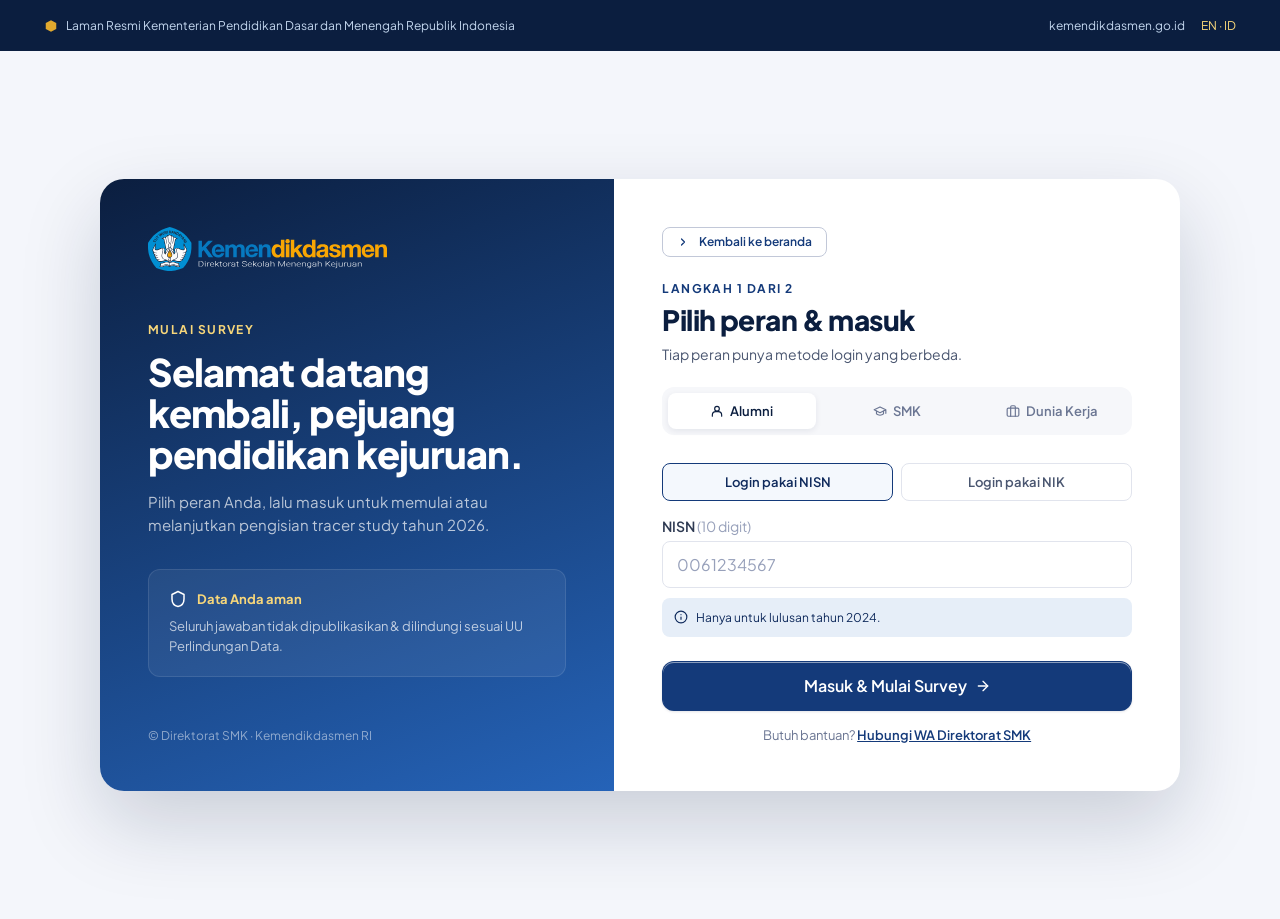
<file: login.html>
<!DOCTYPE html>
<html lang="id">
<head>
    <meta charset="utf-8" />
    <meta name="viewport" content="width=device-width, initial-scale=1" />
    <title>Masuk — Tracer Vokasi 2026</title>
    <link rel="preconnect" href="https://fonts.googleapis.com" />
    <link rel="preconnect" href="https://fonts.gstatic.com" crossorigin />
    <link href="https://fonts.googleapis.com/css2?family=Plus+Jakarta+Sans:ital,wght@0,400;0,500;0,600;0,700;0,800;1,400&family=JetBrains+Mono:wght@400;600&display=swap" rel="stylesheet" />
    <link rel="stylesheet" href="assets/app-DkjnZOa_.css" />
    <script defer src="assets/app-BUM8Shmd.js"></script></head>
<body>
    

<div class="tv-gov-bar">
    <div class="tv-container" style="display:flex;justify-content:space-between;align-items:center">
        <div style="display:flex;align-items:center;gap:8px">
            <svg width="14" height="14" viewBox="0 0 24 24" fill="#E1A92E"><path d="M12 2L3 7v10l9 5 9-5V7l-9-5z"/></svg>
            <span>Laman Resmi Kementerian Pendidikan Dasar dan Menengah Republik Indonesia</span>
        </div>
        <div class="tv-gov-bar__links" style="display:flex;gap:16px">
            <a href="#" style="color:var(--tv-navy-200);text-decoration:none">kemendikdasmen.go.id</a>
            <span style="color:var(--tv-gold-300)">EN · ID</span>
        </div>
    </div>
</div>


<div class="tv-login-wrap" style="min-height:calc(100vh - 32px);background:var(--tv-canvas);padding:60px 24px;display:grid;place-items:center"
     x-data="loginForm()">
    <div class="tv-login-card" style="display:grid;max-width:1080px;width:100%;border-radius:24px;overflow:hidden;box-shadow:0 32px 80px rgba(11,30,63,0.18);background:white">

        
        <div class="tv-login-brand" :style="{ background: `linear-gradient(160deg,${palette[role]} 0%,var(--tv-navy-500) 100%)` }"
             style="padding:48px;color:white;position:relative;overflow:hidden;display:flex;flex-direction:column;justify-content:space-between">
            

            
            <div style="position:relative;display:flex;align-items:center;gap:12px">
                <img src="images/logo-smk.svg" style="height:44px;width:auto" alt="SMK">
            </div>

            <div style="position:relative">
                <div class="tv-eyebrow" style="color:var(--tv-gold-300);margin:14px 0">MULAI SURVEY</div>
                <h2 style="font-size:38px;font-weight:800;letter-spacing:-0.025em;line-height:1.08;margin:0">
                    Selamat datang<br>kembali, pejuang pendidikan kejuruan.
                </h2>
                <p style="margin-top:16px;color:rgba(255,255,255,0.7);line-height:1.55;font-size:15px">
                    Pilih peran Anda, lalu masuk untuk memulai atau melanjutkan pengisian tracer study tahun 2026.
                </p>
                <div style="margin-top:32px;padding:20px;background:rgba(255,255,255,0.06);border-radius:12px;border:1px solid rgba(255,255,255,0.1)">
                    <div style="display:flex;align-items:center;gap:10px;margin-bottom:8px">
                        <svg width="18" height="18" viewBox="0 0 24 24" fill="none" stroke="currentColor" stroke-width="2" stroke-linecap="round" stroke-linejoin="round"><path d="M12 2L4 6v6c0 5 3 9 8 10 5-1 8-5 8-10V6z"/></svg>
                        <span style="font-size:13px;font-weight:700;color:var(--tv-gold-300)">Data Anda aman</span>
                    </div>
                    <div style="font-size:13px;color:rgba(255,255,255,0.7);line-height:1.55">
                        Seluruh jawaban tidak dipublikasikan & dilindungi sesuai UU Perlindungan Data.
                    </div>
                </div>
            </div>

            <div style="position:relative;font-size:12px;color:rgba(255,255,255,0.5);margin-top:14px">
                © Direktorat SMK · Kemendikdasmen RI
            </div>
        </div>

        
        <div class="tv-login-form" style="padding:48px">
            <a href="index.html" class="tv-btn tv-btn--ghost tv-btn--sm" style="margin-bottom:24px;display:inline-flex">
                <svg width="12" height="12" viewBox="0 0 24 24" fill="none" stroke="currentColor" stroke-width="2.5" stroke-linecap="round" stroke-linejoin="round"><path d="M9 18l6-6-6-6"/></svg>&nbsp;Kembali ke beranda
            </a>
            <div style="font-size:12px;font-weight:700;color:var(--tv-navy-700);letter-spacing:0.12em;text-transform:uppercase">LANGKAH 1 dari 2</div>
            <h3 style="font-size:28px;font-weight:800;letter-spacing:-0.02em;color:var(--tv-navy-900);margin:6px 0 8px">Pilih peran &amp; masuk</h3>
            <p style="font-size:14px;color:var(--tv-ink-600);margin:0 0 24px">Tiap peran punya metode login yang berbeda.</p>

            
            <div style="display:grid;grid-template-columns:repeat(3,1fr);gap:8px;padding:6px;background:var(--tv-ink-50);border-radius:12px;margin-bottom:28px">
                                <button type="button" @click="setRole('alumni')"
                        class="tv-login-tab"
                        :class="role === 'alumni' ? 'tv-login-tab--active' : ''">
                    <svg width="14" height="14" viewBox="0 0 24 24" fill="none" stroke="currentColor" stroke-width="2" stroke-linecap="round" stroke-linejoin="round"><circle cx="12" cy="8" r="4"/><path d="M4 21v-2a6 6 0 0 1 6-6h4a6 6 0 0 1 6 6v2"/></svg> Alumni
                </button>
                                <button type="button" @click="setRole('sekolah')"
                        class="tv-login-tab"
                        :class="role === 'sekolah' ? 'tv-login-tab--active' : ''">
                    <svg width="14" height="14" viewBox="0 0 24 24" fill="none" stroke="currentColor" stroke-width="2" stroke-linecap="round" stroke-linejoin="round"><path d="M22 10v6M2 10l10-5 10 5-10 5z"/><path d="M6 12v5c3 3 9 3 12 0v-5"/></svg> SMK
                </button>
                                <button type="button" @click="setRole('dudi')"
                        class="tv-login-tab"
                        :class="role === 'dudi' ? 'tv-login-tab--active' : ''">
                    <svg width="14" height="14" viewBox="0 0 24 24" fill="none" stroke="currentColor" stroke-width="2" stroke-linecap="round" stroke-linejoin="round"><rect x="2" y="7" width="20" height="14" rx="2"/><path d="M16 21V5a2 2 0 0 0-2-2h-4a2 2 0 0 0-2 2v16"/></svg> Dunia Kerja
                </button>
                            </div>

            <form @submit.prevent="handleLogin">
                
                <div x-show="role === 'alumni'" x-cloak>
                    <div style="display:flex;gap:8px;margin-bottom:16px">
                                                <button type="button" @click="setIdentity('nisn')"
                                class="tv-login-id-btn"
                                :class="identity === 'nisn' ? 'tv-login-id-btn--active' : ''">
                            Login pakai NISN
                        </button>
                                                <button type="button" @click="setIdentity('nik')"
                                class="tv-login-id-btn"
                                :class="identity === 'nik' ? 'tv-login-id-btn--active' : ''">
                            Login pakai NIK
                        </button>
                                            </div>
                    <label class="tv-label">
                        <span x-text="identity.toUpperCase()"></span>
                        <span style="color:var(--tv-ink-400);font-weight:400" x-text="`(${identity === 'nisn' ? '10 digit' : '16 digit'})`"></span>
                    </label>
                    <input class="tv-input" type="text" inputmode="numeric" x-model="val"
                           :maxlength="identity === 'nisn' ? 10 : 16"
                           :placeholder="identity === 'nisn' ? '0061234567' : '3201234567890001'"
                           @input="val = val.replace(/\D/g, ''); err = ''" />
                    <div style="margin-top:10px;padding:12px;background:var(--tv-info-bg);border-radius:8px;font-size:12px;color:var(--tv-navy-800);display:flex;gap:8px;align-items:flex-start">
                        <svg width="14" height="14" viewBox="0 0 24 24" fill="none" stroke="currentColor" stroke-width="2" stroke-linecap="round" stroke-linejoin="round"><circle cx="12" cy="12" r="10"/><path d="M12 16v-4M12 8h.01"/></svg>
                        <span>Hanya untuk lulusan tahun 2024.
                        </span>
                    </div>
                </div>

                
                <div x-show="role === 'sekolah'" x-cloak>
                    <label class="tv-label">Surel DAPODIK</label>
                    <input class="tv-input" type="email" x-model="val" placeholder="operator@smkn1jakarta.sch.id" @input="err=''" />
                    <label class="tv-label" style="margin-top:14px">NPSN</label>
                    <input class="tv-input" type="numeric" x-model="val" placeholder="12345678" @input="err=''" />
                    <div style="margin-top:10px;font-size:12px;color:var(--tv-ink-500)">Gunakan alamat surel yang terdaftar di DAPODIK</div>
                </div>

                
                <div x-show="role === 'dudi' && dudiView === 'login'" x-cloak>
                    <label class="tv-label">Surel perusahaan</label>
                    <input class="tv-input" type="email" x-model="val" placeholder="hr@perusahaan.co.id" @input="err=''" />
                    <label class="tv-label" style="margin-top:14px">Password</label>
                    <input class="tv-input" type="password" x-model="pass" placeholder="••••••••" @input="err=''" />
                    <div style="margin-top:10px;font-size:12px;color:var(--tv-ink-500)">
                        Belum punya akun? <a href="#" @click.prevent="dudiView='register';err=''" style="color:var(--tv-indigo-700);font-weight:600">Daftarkan DUDI Anda →</a>
                    </div>
                </div>

                
                <div x-show="role === 'dudi' && dudiView === 'register'" x-cloak>
                    <label class="tv-label">Nama lengkap</label>
                    <input class="tv-input" type="text" x-model="name" placeholder="PT Maju Bersama" @input="err=''" />
                    <label class="tv-label" style="margin-top:14px">Surel aktif</label>
                    <input class="tv-input" type="email" x-model="val" placeholder="hr@perusahaan.co.id" @input="err=''" />
                    <label class="tv-label" style="margin-top:14px">Password</label>
                    <input class="tv-input" type="password" x-model="pass" placeholder="••••••••" @input="err=''" />
                    <label class="tv-label" style="margin-top:14px">Ulangi Password</label>
                    <input class="tv-input" type="password" x-model="confirmPass" placeholder="••••••••" @input="err=''" />
                    <div style="margin-top:10px;font-size:12px;color:var(--tv-ink-500)">
                        Sudah memiliki akun? <a href="#" @click.prevent="dudiView='login';err=''" style="color:var(--tv-indigo-700);font-weight:600">Masuk di sini →</a>
                    </div>
                </div>

                
                <div x-show="err" x-cloak style="margin-top:14px;padding:12px;background:var(--tv-error-bg);border-radius:8px;font-size:13px;color:var(--tv-error);display:flex;gap:8px;align-items:center">
                    <svg width="14" height="14" viewBox="0 0 24 24" fill="none" stroke="currentColor" stroke-width="2" stroke-linecap="round" stroke-linejoin="round"><circle cx="12" cy="12" r="10"/><path d="M12 16v-4M12 8h.01"/></svg> <span x-text="err"></span>
                </div>

                <button type="submit" class="tv-btn tv-btn--primary tv-btn--lg" style="width:100%;margin-top:24px">
                    <span x-show="!(role === 'dudi' && dudiView === 'register')">Masuk &amp; Mulai Survey</span>
                    <span x-show="role === 'dudi' && dudiView === 'register'" x-cloak>Daftar</span>
                    <svg width="16" height="16" viewBox="0 0 24 24" fill="none" stroke="currentColor" stroke-width="2" stroke-linecap="round" stroke-linejoin="round"><path d="M5 12h14"/><path d="M12 5l7 7-7 7"/></svg>
                </button>
                <div style="margin-top:16px;text-align:center;font-size:13px;color:var(--tv-ink-500)">
                    Butuh bantuan? <a href="https://api.whatsapp.com/send?phone=628118649444&text=Halo%20layanan%20informasi%20Direktorat%20SMK" style="color:var(--tv-navy-700);font-weight:600">Hubungi WA Direktorat SMK</a>
                </div>
            </form>
        </div>
    </div>
</div>

<script>
function loginForm() {
    const params = new URLSearchParams(window.location.search);
    return {
        role: params.get('role') || 'alumni',
        identity: 'nisn',
        val: '', pass: '', confirmPass: '', name: '', err: '',
        dudiView: 'login',
        palette: {
            alumni:  'var(--tv-navy-900)',
            sekolah: 'var(--tv-skyblue-700)',
            dudi:    'var(--tv-indigo-700)',
        },
        setRole(r) { this.role = r; this.err = ''; this.val = ''; this.pass = ''; this.confirmPass = ''; this.name = ''; this.dudiView = 'login'; },
        setIdentity(id) { this.identity = id; this.err = ''; this.val = ''; },
        handleLogin() {
            if (this.role === 'alumni') {
                const len = this.identity === 'nisn' ? 10 : 16;
                if (this.val.length !== len || !/^\d+$/.test(this.val)) {
                    this.err = `${this.identity.toUpperCase()} harus ${len} digit angka.`;
                    return;
                }
            } else if (this.role === 'dudi' && this.dudiView === 'register') {
                if (!this.name.trim()) { this.err = 'Nama lengkap wajib diisi.'; return; }
                if (this.val.length < 4) { this.err = 'Mohon masukkan surel yang valid.'; return; }
                if (this.pass.length < 8) { this.err = 'Password minimal 8 karakter.'; return; }
                if (this.pass !== this.confirmPass) { this.err = 'Password dan ulangi password tidak cocok.'; return; }
            } else if (this.val.length < 4 || this.pass.length < 4) {
                this.err = 'Mohon lengkapi data Anda.';
                return;
            }
            alert('Login berhasil! (Demo — integrasi backend belum tersedia)');
        },
    };
}
</script>

</body>
</html>
</file>
<file: assets/app-DkjnZOa_.css>
:root{--tv-navy-900:#0b1e3f;--tv-navy-800:#0f2a5c;--tv-navy-700:#143a7a;--tv-navy-600:#1b4a99;--tv-navy-500:#2563b8;--tv-navy-400:#4d85d1;--tv-navy-300:#8ab0e0;--tv-navy-200:#c3d6ee;--tv-navy-100:#e6eef8;--tv-navy-50:#f4f8fd;--tv-gold-600:#b88a1a;--tv-gold-500:#e1a92e;--tv-gold-400:#f1c24a;--tv-gold-300:#f8d77a;--tv-gold-100:#fbefc9;--tv-gold-50:#fdf8e7;--tv-red-700:#951024;--tv-red-600:#b71c2f;--tv-red-500:#d63048;--tv-red-100:#fae1e5;--tv-skyblue-700:#2d0b8a;--tv-skyblue-500:#371ec2;--tv-skyblue-300:#7f6fe6;--tv-skyblue-100:#dceefb;--tv-indigo-700:#053667;--tv-indigo-500:#3b79cb;--tv-indigo-300:#8aa6e8;--tv-indigo-100:#e3e9fb;--tv-success:#137a47;--tv-success-bg:#e1f4ea;--tv-warn:#b36b00;--tv-warn-bg:#fcefd4;--tv-error:#b71c2f;--tv-error-bg:#fae1e5;--tv-info:#1b4a99;--tv-info-bg:#e6eef8;--tv-ink-900:#0c1422;--tv-ink-800:#1a2336;--tv-ink-700:#2e3a52;--tv-ink-600:#4a5670;--tv-ink-500:#6b7693;--tv-ink-400:#97a0ba;--tv-ink-300:#c2c8d8;--tv-ink-200:#e1e4ed;--tv-ink-100:#eef0f5;--tv-ink-50:#f6f7fa;--tv-white:#fff;--tv-canvas:#f4f6fb;--tv-font-sans:"Plus Jakarta Sans", "Inter", -apple-system, BlinkMacSystemFont, "Segoe UI", sans-serif;--tv-font-display:"Plus Jakarta Sans", "Inter", sans-serif;--tv-font-mono:"JetBrains Mono", "Fira Code", ui-monospace, monospace;--tv-text-xs:12px;--tv-text-sm:14px;--tv-text-base:16px;--tv-text-md:18px;--tv-text-lg:20px;--tv-text-xl:24px;--tv-text-2xl:30px;--tv-text-3xl:38px;--tv-text-4xl:48px;--tv-text-5xl:64px;--tv-leading-tight:1.15;--tv-leading-snug:1.3;--tv-leading-normal:1.5;--tv-leading-relaxed:1.65;--tv-space-1:4px;--tv-space-2:8px;--tv-space-3:12px;--tv-space-4:16px;--tv-space-5:20px;--tv-space-6:24px;--tv-space-8:32px;--tv-space-10:40px;--tv-space-12:48px;--tv-space-16:64px;--tv-space-20:80px;--tv-space-24:96px;--tv-radius-sm:4px;--tv-radius-md:8px;--tv-radius-lg:12px;--tv-radius-xl:16px;--tv-radius-2xl:24px;--tv-radius-full:999px;--tv-shadow-xs:0 1px 2px #0b1e3f0f;--tv-shadow-sm:0 1px 3px #0b1e3f14, 0 1px 2px #0b1e3f0a;--tv-shadow-md:0 4px 12px #0b1e3f14, 0 2px 4px #0b1e3f0a;--tv-shadow-lg:0 12px 32px #0b1e3f1a, 0 4px 8px #0b1e3f0a;--tv-shadow-xl:0 24px 64px #0b1e3f24;--tv-shadow-inset:inset 0 1px 0 #ffffff80;--tv-ease-out:cubic-bezier(.16, 1, .3, 1);--tv-ease-in-out:cubic-bezier(.65, 0, .35, 1);--tv-dur-fast:.15s;--tv-dur-base:.22s;--tv-dur-slow:.4s;--tv-max-content:1240px;--tv-header-h:auto}*{box-sizing:border-box}html,body{font-family:var(--tv-font-sans);color:var(--tv-ink-800);background:var(--tv-canvas);-webkit-font-smoothing:antialiased;text-rendering:optimizelegibility;margin:0}.tv-display{font-family:var(--tv-font-display);letter-spacing:-.02em;font-weight:800;line-height:var(--tv-leading-tight)}.tv-h1{font-size:var(--tv-text-4xl);letter-spacing:-.025em;font-weight:800;line-height:var(--tv-leading-tight)}.tv-h2{font-size:var(--tv-text-3xl);letter-spacing:-.02em;font-weight:700;line-height:var(--tv-leading-tight)}.tv-h3{font-size:var(--tv-text-2xl);letter-spacing:-.015em;font-weight:700;line-height:var(--tv-leading-snug)}.tv-h4{font-size:var(--tv-text-xl);letter-spacing:-.01em;font-weight:700;line-height:var(--tv-leading-snug)}.tv-h5{font-size:var(--tv-text-lg);font-weight:600;line-height:var(--tv-leading-snug)}.tv-body{font-size:var(--tv-text-base);line-height:var(--tv-leading-normal)}.tv-body-sm{font-size:var(--tv-text-sm);line-height:var(--tv-leading-normal)}.tv-eyebrow{font-size:var(--tv-text-xs);letter-spacing:.12em;text-transform:uppercase;color:var(--tv-navy-600);font-weight:700}.tv-section-title{letter-spacing:-.025em;color:var(--tv-navy-900);margin:8px 0 12px;font-size:clamp(28px,3.2vw,40px);font-weight:800}.tv-btn{justify-content:center;align-items:center;gap:var(--tv-space-2);font-family:inherit;font-weight:600;font-size:var(--tv-text-sm);border-radius:var(--tv-radius-md);cursor:pointer;transition:all var(--tv-dur-fast) var(--tv-ease-out);white-space:nowrap;border:1px solid #0000;padding:12px 20px;line-height:1;text-decoration:none;display:inline-flex}.tv-btn:focus-visible{outline:3px solid var(--tv-navy-300);outline-offset:2px}.tv-btn--primary{background:var(--tv-navy-700);color:var(--tv-white);box-shadow:var(--tv-shadow-sm), var(--tv-shadow-inset)}.tv-btn--primary:hover{background:var(--tv-navy-800);box-shadow:var(--tv-shadow-md);transform:translateY(-1px)}.tv-btn--gold{background:var(--tv-gold-500);color:var(--tv-navy-900);box-shadow:var(--tv-shadow-sm)}.tv-btn--gold:hover{background:var(--tv-gold-400)}.tv-btn--ghost{color:var(--tv-navy-700);border-color:var(--tv-ink-300);background:0 0}.tv-btn--ghost:hover{background:var(--tv-navy-50);border-color:var(--tv-navy-400)}.tv-btn--lg{font-size:var(--tv-text-base);border-radius:var(--tv-radius-lg);padding:16px 28px}.tv-btn--sm{font-size:var(--tv-text-xs);padding:8px 14px}.tv-card{background:var(--tv-white);border-radius:var(--tv-radius-lg);border:1px solid var(--tv-ink-200);box-shadow:var(--tv-shadow-xs)}.tv-label{font-size:var(--tv-text-sm);color:var(--tv-ink-700);margin-bottom:6px;font-weight:600;display:block}.tv-input,.tv-select,.tv-textarea{width:100%;font-family:inherit;font-size:var(--tv-text-base);border-radius:var(--tv-radius-md);border:1.5px solid var(--tv-ink-200);background:var(--tv-white);color:var(--tv-ink-800);transition:border-color var(--tv-dur-fast), box-shadow var(--tv-dur-fast);padding:12px 14px}.tv-input:focus,.tv-select:focus,.tv-textarea:focus{border-color:var(--tv-navy-500);box-shadow:0 0 0 4px var(--tv-navy-100);outline:none}.tv-input::placeholder{color:var(--tv-ink-400)}.tv-badge{font-size:var(--tv-text-xs);border-radius:var(--tv-radius-full);align-items:center;gap:6px;padding:4px 10px;font-weight:600;display:inline-flex}.tv-badge--navy{background:var(--tv-navy-100);color:var(--tv-navy-800)}.tv-badge--gold{background:var(--tv-gold-100);color:var(--tv-gold-600)}.tv-badge--teal{background:var(--tv-skyblue-100);color:var(--tv-skyblue-700)}.tv-badge--orange{background:var(--tv-indigo-100);color:var(--tv-indigo-700)}.tv-badge--success{background:var(--tv-success-bg);color:var(--tv-success)}.tv-divider{background:var(--tv-ink-200);height:1px;margin:var(--tv-space-6) 0;border:0}.tv-container{max-width:var(--tv-max-content);margin:0 auto;padding:10px 24px}.tv-section{padding:80px 0}.tv-section--canvas{background:var(--tv-canvas)}.tv-nav-link{border-radius:var(--tv-radius-md);font-size:var(--tv-text-sm);color:#ffffffd9;transition:background var(--tv-dur-fast), color var(--tv-dur-fast);padding:10px 14px;font-weight:500;text-decoration:none}.tv-nav-link:hover{color:#fff;background:#ffffff1a}.tv-gov-bar{background:var(--tv-navy-900);color:var(--tv-navy-200);font-size:var(--tv-text-xs);padding:8px 0}.tv-seigaiha{--tv-wave-tile:400px;background:linear-gradient(135deg, var(--tv-navy-500) 0%, var(--tv-navy-700) 100%);position:relative}.tv-seigaiha:before{content:"";opacity:.05;pointer-events:none;background-image:url(pattern-Dq0k8NgZ.png);background-repeat:repeat;position:absolute;inset:0}.tv-wave-band{background:linear-gradient(135deg, var(--tv-navy-500) 0%, var(--tv-navy-700) 100%);border-radius:var(--tv-radius-2xl);position:relative;overflow:hidden}.tv-wave-band>.tv-wave-layer{pointer-events:none;background-color:#0000;position:absolute;inset:0}.tv-feature{border-radius:var(--tv-radius-2xl);color:#fff;background:linear-gradient(150deg, var(--tv-navy-800) 0%, var(--tv-navy-900) 55%, #060f24 100%);min-height:240px;box-shadow:var(--tv-shadow-md);cursor:pointer;transition:transform var(--tv-dur-base) var(--tv-ease-out), box-shadow var(--tv-dur-base) var(--tv-ease-out), border-color var(--tv-dur-base) var(--tv-ease-out);border:1px solid #ffffff0f;flex-direction:column;justify-content:flex-end;padding:40px;text-decoration:none;display:flex;position:relative;overflow:hidden}.tv-feature .tv-feature-icon{color:#ffffff1a;width:220px;height:220px;transition:color var(--tv-dur-base) var(--tv-ease-out), transform var(--tv-dur-slow) var(--tv-ease-out);pointer-events:none;position:absolute;top:50%;right:-28px;transform:translateY(-50%)rotate(0)}.tv-feature .tv-feature-icon svg{width:100%;height:100%;display:block}.tv-feature .tv-feature-title{font-size:var(--tv-text-2xl);letter-spacing:-.02em;max-width:70%;margin:0;font-weight:800;line-height:1.12;position:relative}.tv-feature .tv-feature-link{font-size:var(--tv-text-sm);color:var(--tv-gold-300);opacity:0;transition:opacity var(--tv-dur-base) var(--tv-ease-out), transform var(--tv-dur-base) var(--tv-ease-out), gap var(--tv-dur-base) var(--tv-ease-out);align-items:center;gap:8px;margin-top:18px;font-weight:700;display:inline-flex;position:relative;transform:translateY(6px)}.tv-feature .tv-feature-link svg{width:18px;height:18px}.tv-feature:hover{box-shadow:var(--tv-shadow-xl);border-color:#f1c24a59;transform:translateY(-6px)}.tv-feature:hover .tv-feature-icon{color:#f1c24a38;transform:translateY(-50%)rotate(-8deg)scale(1.06)}.tv-feature:hover .tv-feature-link{opacity:1;transform:translateY(0)}.tv-feature:hover .tv-feature-link svg{transition:transform var(--tv-dur-base) var(--tv-ease-out);transform:translate(4px)}.tv-feature:focus-visible{outline:3px solid var(--tv-gold-400);outline-offset:3px}.tv-stat-item{transition:transform var(--tv-dur-base) var(--tv-ease-out), border-color var(--tv-dur-base) var(--tv-ease-out)}.tv-stat-item .tv-stat-value{transform-origin:0;transition:transform var(--tv-dur-base) var(--tv-ease-out);display:inline-block}.tv-stat-item:hover{border-color:#f1c24a99;transform:translateY(-5px)}.tv-stat-item:hover .tv-stat-value{transform:scale(1.1)}.tv-icon-btn{border-radius:var(--tv-radius-full);border:1.5px solid var(--tv-navy-200);background:var(--tv-white);color:var(--tv-navy-800);font-family:inherit;font-weight:600;font-size:var(--tv-text-sm);cursor:pointer;transition:all var(--tv-dur-fast) var(--tv-ease-out);align-items:center;gap:10px;padding:14px 22px 14px 16px;display:inline-flex}.tv-icon-btn .tv-icon-btn-glyph{background:var(--tv-navy-50);width:34px;height:34px;color:var(--tv-navy-700);transition:all var(--tv-dur-fast) var(--tv-ease-out);border-radius:50%;flex-shrink:0;place-items:center;display:grid}.tv-icon-btn .tv-icon-btn-glyph svg{width:18px;height:18px}.tv-icon-btn:hover{border-color:var(--tv-navy-700);background:var(--tv-navy-700);color:#fff;box-shadow:var(--tv-shadow-md);transform:translateY(-1px)}.tv-icon-btn:hover .tv-icon-btn-glyph{background:var(--tv-gold-400);color:var(--tv-navy-900);transform:rotate(-6deg)}.tv-topbar{background:var(--tv-white);letter-spacing:.08em;text-transform:uppercase;color:var(--tv-ink-700);border-bottom:1px solid var(--tv-ink-100);padding:9px 0;font-size:11px;font-weight:700}.tv-icon-tile{color:#fff;border-radius:16px;flex-shrink:0;place-items:center;width:56px;height:56px;display:grid}.tv-icon-tile svg{width:26px;height:26px}.tv-icon-tile--purple{background:linear-gradient(135deg,#a78bfa,#7c3aed);box-shadow:0 8px 18px #7c3aed59}.tv-icon-tile--blue{background:linear-gradient(135deg,#38bdf8,#0284c7);box-shadow:0 8px 18px #0284c759}.tv-icon-tile--green{background:linear-gradient(135deg,#34d399,#059669);box-shadow:0 8px 18px #05966959}.tv-icon-tile--amber{background:linear-gradient(135deg,#fbbf24,#d97706);box-shadow:0 8px 18px #d9770659}.tv-icon-tile--red{background:linear-gradient(135deg,#f87171,#dc2626);box-shadow:0 8px 18px #dc262659}.tv-icon-tile--cyan{background:linear-gradient(135deg,#22d3ee,#0891b2);box-shadow:0 8px 18px #0891b259}.tv-icon-tile--pink{background:linear-gradient(135deg,#f472b6,#db2777);box-shadow:0 8px 18px #db277759}.tv-icon-tile--indigo{background:linear-gradient(135deg,#818cf8,#4f46e5);box-shadow:0 8px 18px #4f46e559}.tv-platform-card{background:var(--tv-white);border:1px solid var(--tv-ink-200);border-radius:var(--tv-radius-xl);cursor:pointer;transition:transform var(--tv-dur-base) var(--tv-ease-out), box-shadow var(--tv-dur-base) var(--tv-ease-out), border-color var(--tv-dur-base) var(--tv-ease-out);flex-direction:column;gap:16px;padding:28px;display:flex}.tv-platform-card h4{font-size:var(--tv-text-lg);letter-spacing:-.01em;color:var(--tv-navy-900);margin:16px 0 8px;font-weight:700}.tv-platform-card p{font-size:var(--tv-text-sm);color:var(--tv-ink-600);flex:1;margin:0;line-height:1.65}.tv-platform-arrow{border:1.5px solid var(--tv-ink-300);background:var(--tv-white);width:40px;height:40px;color:var(--tv-ink-600);cursor:pointer;transition:all var(--tv-dur-base) var(--tv-ease-out);border-radius:50%;place-items:center;margin-top:4px;display:grid}.tv-platform-arrow svg{width:18px;height:18px}.tv-platform-card:hover{box-shadow:var(--tv-shadow-lg);border-color:var(--tv-navy-200);transform:translateY(-5px)}.tv-platform-card:hover .tv-platform-arrow{background:var(--tv-navy-700);border-color:var(--tv-navy-700);color:#fff;transform:translate(4px)}@media (width<=1024px){.tv-section{padding:52px 0}.tv-topbar{display:none}}@media (width<=640px){.tv-section{padding:36px 0}.tv-container{padding:10px 16px}}@media (width<=1024px){.tv-gov-bar{display:none}header[style*=tv-header-h]{height:auto!important}.tv-header-inner{flex-wrap:wrap;align-items:center;gap:8px;padding:5px 0;height:auto!important}.tv-header-nav{white-space:nowrap;scrollbar-width:none;-ms-overflow-style:none;flex:0 0 100%;order:3;padding-bottom:6px;overflow-x:auto}.tv-header-nav::-webkit-scrollbar{display:none}}@media (width<=640px){.tv-header-inner{gap:4px;padding:6px 0;justify-content:center!important}.tv-header-nav{padding-bottom:0}}.tv-hero-grid{max-width:var(--tv-max-content);grid-template-columns:1.2fr 1fr;margin:0 auto;padding:80px 24px 100px;display:grid}@media (width<=1024px){.tv-hero-grid{grid-template-columns:1fr;gap:0;padding:52px 24px 60px}.tv-hero-deco{display:none}}@media (width<=640px){.tv-hero-grid{padding:40px 16px 48px}}.tv-stats-band{margin-top:-50px}@media (width<=1024px){.tv-stats-band{margin-top:-32px}}@media (width<=640px){.tv-stats-band{margin-top:0}}.tv-grid-3{grid-template-columns:repeat(3,1fr)}.tv-grid-2{grid-template-columns:repeat(2,1fr)}@media (width<=1024px){.tv-grid-3{grid-template-columns:repeat(2,1fr)}}@media (width<=640px){.tv-grid-3,.tv-grid-2{grid-template-columns:1fr}}.tv-faq-grid{grid-template-columns:300px 1fr}@media (width<=1024px){.tv-faq-grid{grid-template-columns:220px 1fr}}@media (width<=640px){.tv-faq-grid{grid-template-columns:1fr}.tv-faq-sidebar{white-space:nowrap;scrollbar-width:none;-ms-overflow-style:none;gap:8px;margin-bottom:24px;padding-bottom:4px;overflow-x:auto;display:flex!important;position:static!important}.tv-faq-sidebar::-webkit-scrollbar{display:none}.tv-faq-sidebar .tv-faq-cat{white-space:normal;flex-shrink:0;width:200px}.tv-cta-inner{flex-direction:column;align-items:flex-start;gap:24px}.tv-cta-inner .tv-btn--gold{justify-content:center;width:100%}}.tv-footer-grid{grid-template-columns:2fr 1fr 1fr 1fr}@media (width<=1024px){.tv-footer-grid{grid-template-columns:1fr 1fr}}@media (width<=640px){.tv-footer-grid{grid-template-columns:1fr;gap:32px}}.tv-login-card{grid-template-columns:1fr 1.1fr}@media (width<=1024px){.tv-login-wrap{padding:40px 24px!important}.tv-login-card{grid-template-columns:1fr}.tv-login-brand{display:none}.tv-login-form{padding:36px 28px!important}}@media (width<=640px){.tv-login-wrap,.tv-login-form{padding:24px 16px!important}.tv-hide-sm{display:none!important}}[x-cloak]{display:none!important}.tv-faq-cat{border:1.5px solid var(--tv-ink-100);cursor:pointer;text-align:left;background:#fff;border-radius:12px;align-items:flex-start;gap:14px;width:100%;padding:16px 18px;font-family:inherit;transition:background .18s,border-color .18s,box-shadow .18s;display:flex;box-shadow:0 1px 4px #0b1e3f0f}.tv-faq-cat:hover{background:var(--tv-navy-50);border-color:var(--tv-navy-200);box-shadow:0 2px 8px #0b1e3f1a}.tv-faq-cat.tv-faq-cat--active,.tv-faq-cat.tv-faq-cat--active:hover{background:var(--tv-navy-900);border-color:var(--tv-navy-700);box-shadow:none}.tv-faq-cat__icon{background:var(--tv-navy-50);width:40px;height:40px;color:var(--tv-navy-700);border-radius:11px;flex-shrink:0;place-items:center;transition:background .18s,color .18s;display:grid}.tv-faq-cat:hover .tv-faq-cat__icon{background:var(--tv-navy-100);color:var(--tv-navy-800)}.tv-faq-cat--active .tv-faq-cat__icon{color:var(--tv-gold-300);background:#ffffff1f}.tv-faq-cat__body{flex:1;min-width:0}.tv-faq-cat__row{justify-content:space-between;align-items:flex-start;gap:8px;display:flex}.tv-faq-cat__label{letter-spacing:-.01em;color:var(--tv-navy-900);font-size:15px;font-weight:700;line-height:1.25;transition:color .18s}.tv-faq-cat--active .tv-faq-cat__label{color:#fff}.tv-faq-cat__badge{background:var(--tv-navy-100);color:var(--tv-navy-700);border-radius:999px;flex-shrink:0;margin-top:2px;padding:1px 7px;font-family:JetBrains Mono,monospace;font-size:11px;font-weight:600;transition:background .18s,color .18s}.tv-faq-cat--active .tv-faq-cat__badge{color:#ffffffd9;background:#ffffff24}.tv-faq-cat__desc{color:var(--tv-ink-500);margin-top:3px;font-size:12.5px;line-height:1.4;transition:color .18s}.tv-faq-cat--active .tv-faq-cat__desc{color:#fff9}.tv-login-tab{cursor:pointer;color:var(--tv-ink-500);background:0 0;border:0;border-radius:8px;justify-content:center;align-items:center;gap:6px;padding:10px 8px;font-family:inherit;font-size:13px;font-weight:600;transition:all .15s;display:flex}.tv-login-tab--active{color:var(--tv-navy-900);background:#fff;box-shadow:0 2px 6px #0b1e3f14}.tv-login-id-btn{cursor:pointer;border:1.5px solid var(--tv-ink-200);color:var(--tv-ink-600);background:#fff;border-radius:8px;flex:1;padding:10px;font-family:inherit;font-size:13px;font-weight:600;transition:all .15s}.tv-login-id-btn--active{border-color:var(--tv-navy-700);background:var(--tv-navy-50);color:var(--tv-navy-800)}.tv-header--scrolled{box-shadow:0 4px 32px #0b1e3f80}.tv-animate{opacity:0;transition:opacity .55s,transform .55s;transform:translateY(20px)}.tv-animate.tv-visible{opacity:1;transform:none}
</file>
